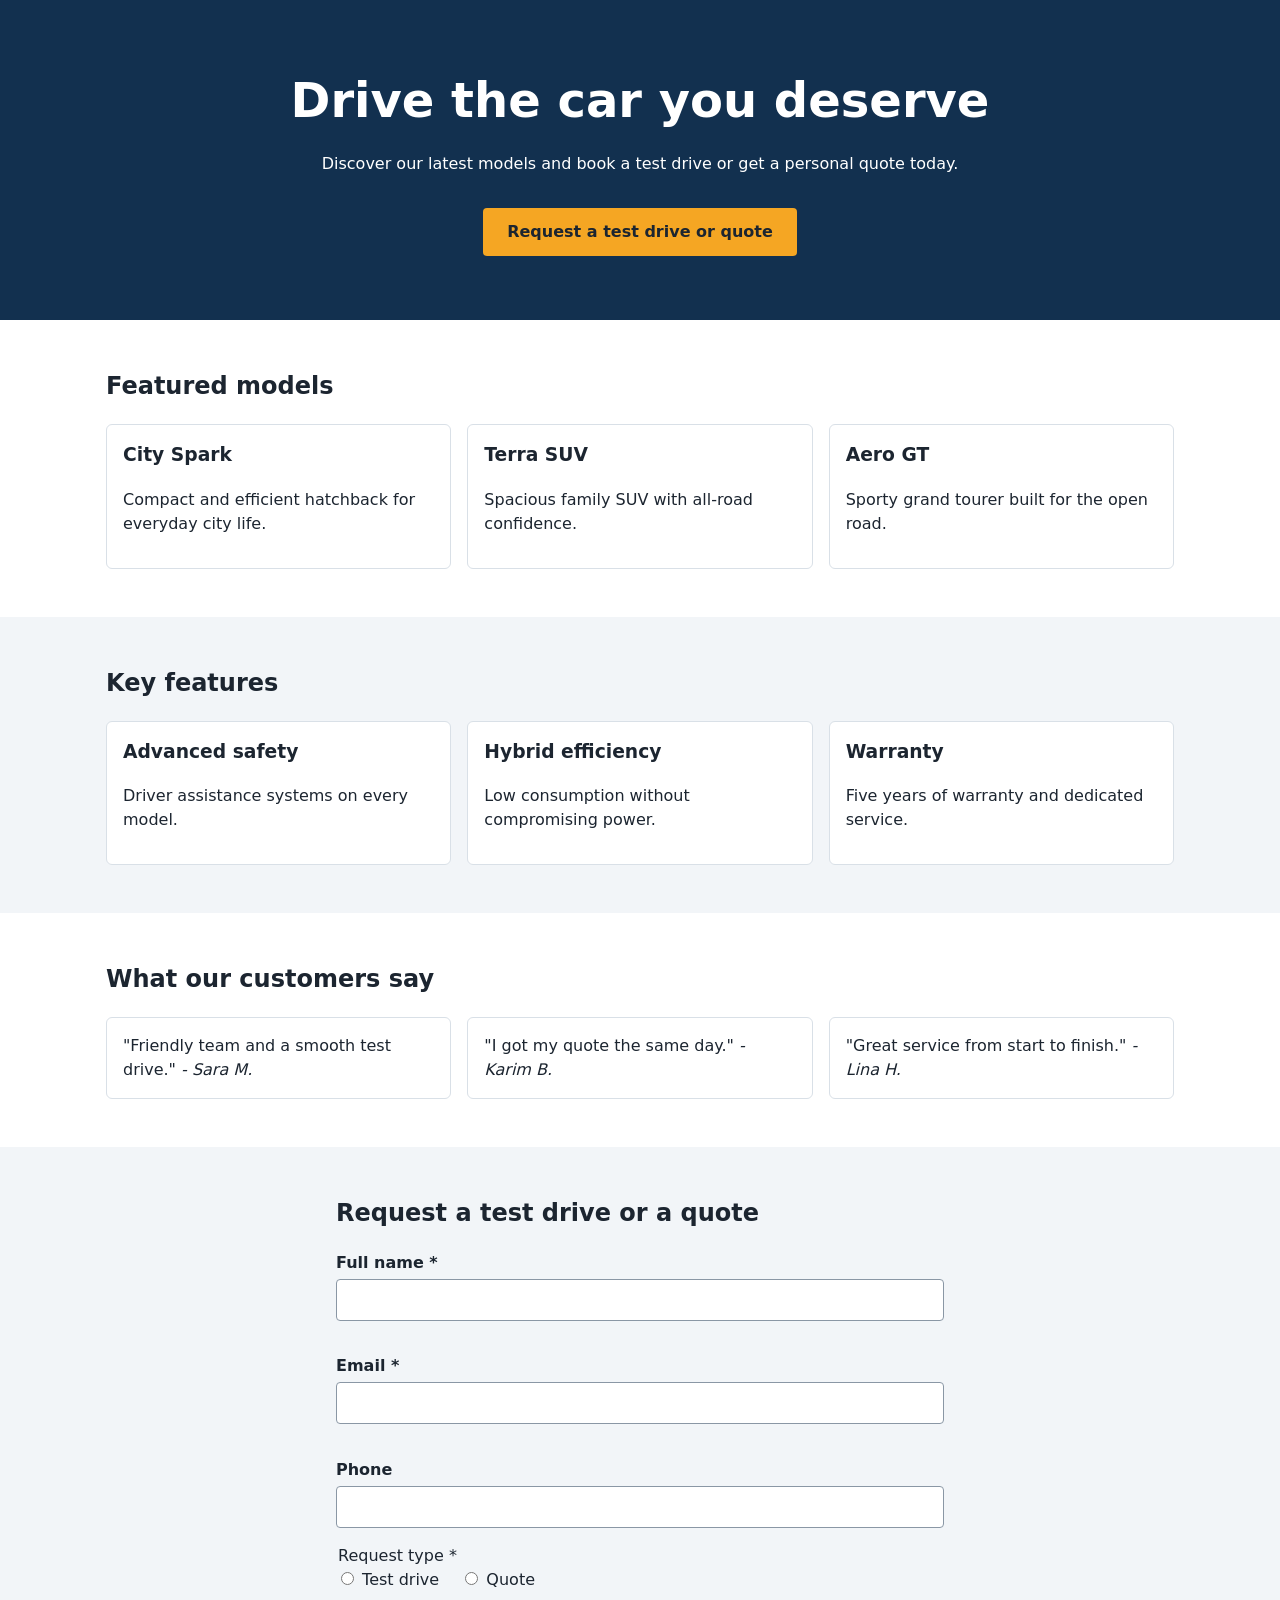
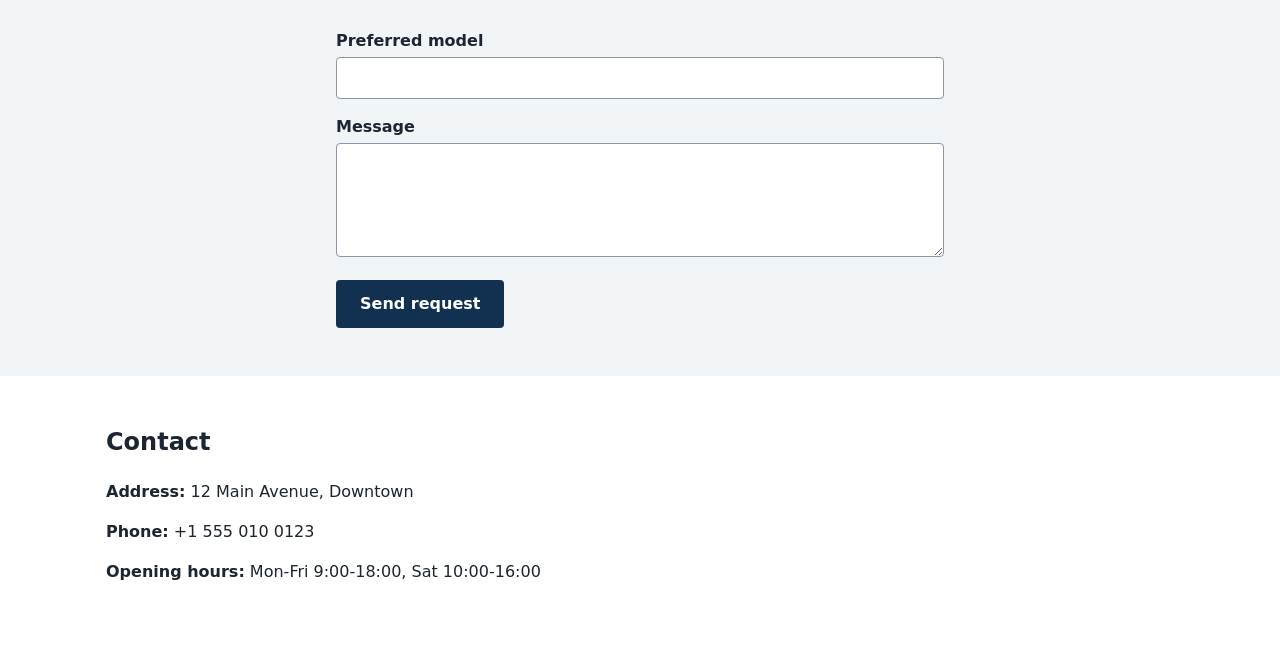
<file: src/main/resources/static/index.html>
<!DOCTYPE html>
<html lang="en">
<head>
<meta charset="UTF-8">
<meta name="viewport" content="width=device-width, initial-scale=1">
<title>Prime Motors - Test drive or request a quote</title>
<link rel="stylesheet" href="styles.css">
</head>
<body>
<header id="hero" class="hero">
  <div class="container">
    <h1>Drive the car you deserve</h1>
    <p>Discover our latest models and book a test drive or get a personal quote today.</p>
    <a class="cta" href="#lead-form">Request a test drive or quote</a>
  </div>
</header>

<main>
<section id="models" class="section">
  <div class="container">
    <h2>Featured models</h2>
    <div class="grid">
      <article class="card"><h3>City Spark</h3><p>Compact and efficient hatchback for everyday city life.</p></article>
      <article class="card"><h3>Terra SUV</h3><p>Spacious family SUV with all-road confidence.</p></article>
      <article class="card"><h3>Aero GT</h3><p>Sporty grand tourer built for the open road.</p></article>
    </div>
  </div>
</section>

<section id="features" class="section alt">
  <div class="container">
    <h2>Key features</h2>
    <div class="grid">
      <article class="card"><h3>Advanced safety</h3><p>Driver assistance systems on every model.</p></article>
      <article class="card"><h3>Hybrid efficiency</h3><p>Low consumption without compromising power.</p></article>
      <article class="card"><h3>Warranty</h3><p>Five years of warranty and dedicated service.</p></article>
    </div>
  </div>
</section>

<section id="testimonials" class="section">
  <div class="container">
    <h2>What our customers say</h2>
    <div class="grid">
      <blockquote class="card">"Friendly team and a smooth test drive." <cite>- Sara M.</cite></blockquote>
      <blockquote class="card">"I got my quote the same day." <cite>- Karim B.</cite></blockquote>
      <blockquote class="card">"Great service from start to finish." <cite>- Lina H.</cite></blockquote>
    </div>
  </div>
</section>

<section id="lead-form" class="section alt">
  <div class="container narrow">
    <h2>Request a test drive or a quote</h2>
    <form id="leadForm" novalidate>
      <div class="field">
        <label for="fullName">Full name *</label>
        <input type="text" id="fullName" name="fullName" autocomplete="name">
        <span class="error" id="fullName-error" role="alert"></span>
      </div>
      <div class="field">
        <label for="email">Email *</label>
        <input type="email" id="email" name="email" autocomplete="email">
        <span class="error" id="email-error" role="alert"></span>
      </div>
      <div class="field">
        <label for="phone">Phone</label>
        <input type="tel" id="phone" name="phone" autocomplete="tel">
      </div>
      <fieldset class="field">
        <legend>Request type *</legend>
        <label class="inline"><input type="radio" name="requestType" value="TEST_DRIVE"> Test drive</label>
        <label class="inline"><input type="radio" name="requestType" value="QUOTE"> Quote</label>
        <span class="error" id="requestType-error" role="alert"></span>
      </fieldset>
      <div class="field">
        <label for="preferredModel">Preferred model</label>
        <input type="text" id="preferredModel" name="preferredModel">
      </div>
      <div class="field">
        <label for="message">Message</label>
        <textarea id="message" name="message" rows="4"></textarea>
      </div>
      <button type="submit">Send request</button>
      <p class="confirmation" id="confirmation" role="status" hidden>Thank you! Your request has been received and we will contact you soon.</p>
    </form>
  </div>
</section>

<section id="contact" class="section">
  <div class="container">
    <h2>Contact</h2>
    <address>
      <p><strong>Address:</strong> 12 Main Avenue, Downtown</p>
      <p><strong>Phone:</strong> +1 555 010 0123</p>
      <p><strong>Opening hours:</strong> Mon-Fri 9:00-18:00, Sat 10:00-16:00</p>
    </address>
  </div>
</section>
</main>

<script>
(function () {
  var form = document.getElementById('leadForm');
  var confirmation = document.getElementById('confirmation');
  var EMAIL = /^[^\s@]+@[^\s@]+\.[^\s@]+$/;

  function setError(id, text) {
    document.getElementById(id + '-error').textContent = text;
  }

  form.addEventListener('submit', function (event) {
    event.preventDefault();
    var ok = true;
    confirmation.hidden = true;

    if (form.fullName.value.trim() === '') {
      setError('fullName', 'Please enter your full name.');
      ok = false;
    } else { setError('fullName', ''); }

    var email = form.email.value.trim();
    if (email === '') {
      setError('email', 'Please enter your email.');
      ok = false;
    } else if (!EMAIL.test(email)) {
      setError('email', 'Please enter a valid email address.');
      ok = false;
    } else { setError('email', ''); }

    if (!form.querySelector('input[name="requestType"]:checked')) {
      setError('requestType', 'Please choose test drive or quote.');
      ok = false;
    } else { setError('requestType', ''); }

    if (ok) { confirmation.hidden = false; }
  });
})();
</script>
</body>
</html>
</file>
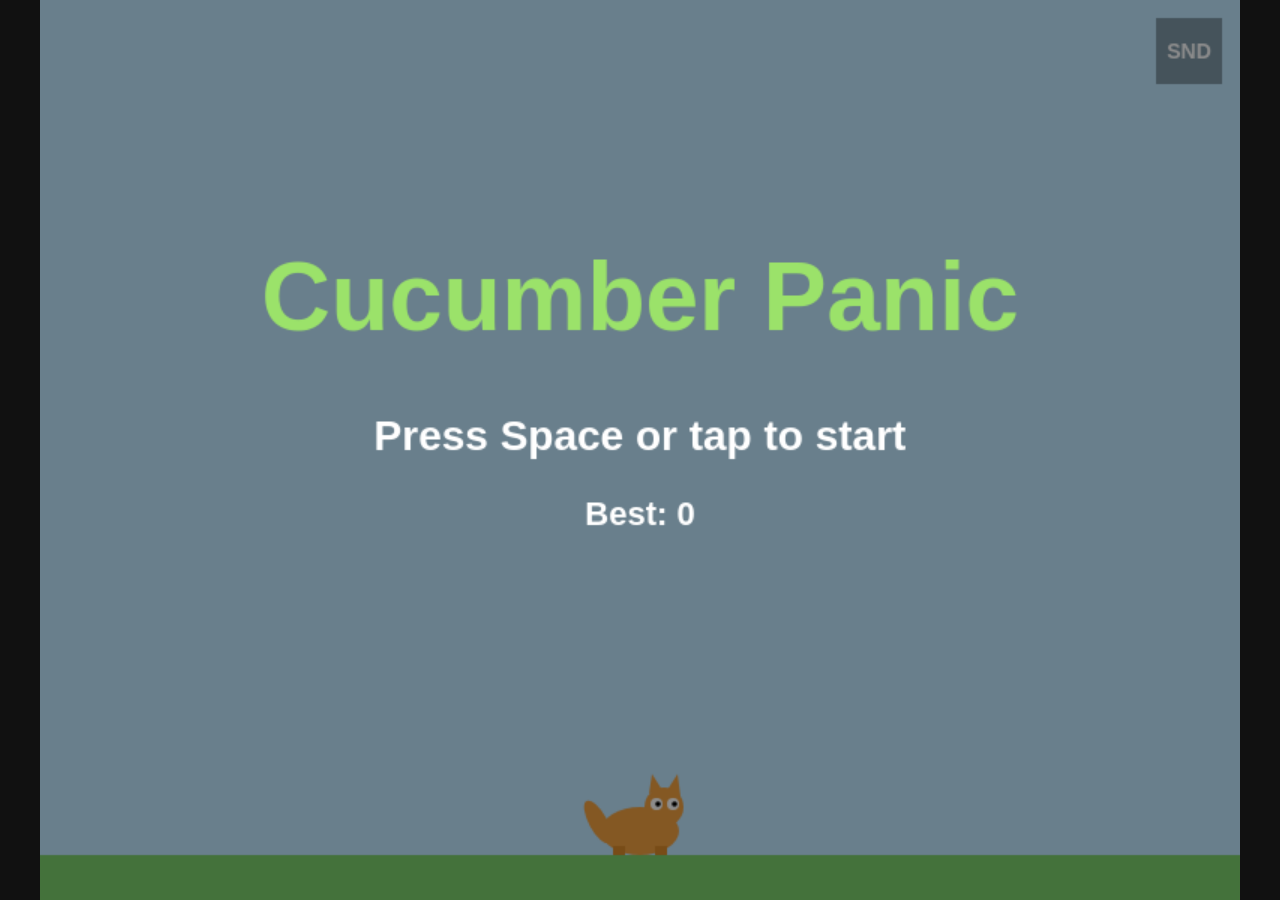
<file: src/main/resources/cucumber-panic.html>
<!DOCTYPE html>
<html lang="en">
<head>
<meta charset="utf-8">
<meta name="viewport" content="width=device-width, initial-scale=1, user-scalable=no">
<title>Cucumber Panic</title>
<style>
  html, body { margin: 0; padding: 0; width: 100%; height: 100%; overflow: hidden; background: #111; }
  body { display: flex; align-items: center; justify-content: center; }
  canvas { display: block; background: #bfe6ff; touch-action: none; user-select: none; -webkit-user-select: none; }
</style>
</head>
<body>
<canvas id="game" width="800" height="600"></canvas>
<script>
(function () {
  'use strict';

  // ---- constants -----------------------------------------------------------
  var W = 800, H = 600;             // fixed logical size of the play field
  var MAX_DT = 0.05;                // clamp for the frame delta, in seconds
  var CAT_SPEED = 400;              // px per second, constant
  var CAT_W = 60, CAT_H = 44;
  var CAT_Y = H - 30;               // baseline (feet) of the cat
  var START_LIVES = 3;
  var IMMUNITY = 1;                 // seconds of cucumber immunity after a hit
  var FISH_INTERVAL = 3;            // seconds of play time between fish
  var FISH_SPEED = 150;             // px per second, constant
  var FISH_POINTS = 10;
  var CUC_W = 18, CUC_H = 44;       // cucumber box (centred on x, y)
  var FISH_W = 34, FISH_H = 20;     // fish box (centred on x, y)
  var SPAWN_MARGIN = 30;
  var EPS = 1e-9;
  var rand = Math.random;           // replaceable through the test handle
  var BUBBLE_TIME = 2;              // seconds the speech bubble stays
  var STORAGE_KEY = 'cucumberPanicBest';
  var MUTE_BTN = { x: W - 56, y: 12, w: 44, h: 44 };
  var LINES = [
    'Not the cucumber!',
    'Eeek! Get it away!',
    'Is that a snake?!',
    'I am too pretty for this!',
    'Nope nope nope!',
    'Why is it always cucumbers?!',
    'Meowch! Rude!'
  ];


  // ---- state ---------------------------------------------------------------
  var canvas = document.getElementById('game');
  var ctx = canvas.getContext('2d');

  var state = {
    phase: 'start',                 // start | play | over
    score: 0,
    best: 0,
    muted: false,
    bubbleText: '',
    bubbleTimer: 0,                 // seconds of speech bubble left
    lives: START_LIVES,
    cucumbers: [],                  // {x, y}
    fish: [],                       // {x, y}
    immune: 0,                      // seconds of immunity left
    spawnAcc: 0,                    // cucumber spawn accumulator
    fishTimer: 0,                   // seconds since the last fish
    fishSpawned: 0,                 // fish spawned this game


    cat: { x: W / 2, y: CAT_Y, w: CAT_W, h: CAT_H, dir: 0, facing: 1 }
  };
  var keys = { left: false, right: false };
  var pointerDir = 0;               // -1 left half, +1 right half, 0 none
  var view = { scale: 1, cssW: W, cssH: H };
  var soundLog = [];                // names of sounds requested while unmuted (test aid)

  // ---- best score storage (falls back to memory when storage throws) ------------
  function loadBest() {
    try {
      var v = parseInt(window.localStorage.getItem(STORAGE_KEY), 10);
      return isNaN(v) ? 0 : v;
    } catch (e) { return state.best; }
  }
  function saveBest(v) {
    try { window.localStorage.setItem(STORAGE_KEY, String(v)); } catch (e) { /* session only */ }
  }
  state.best = loadBest();

  // ---- sound (Web Audio, created lazily on a user gesture) -----------------------
  var actx = null;
  function audioCtx() {
    if (actx) return actx;
    try {
      var AC = window.AudioContext || window.webkitAudioContext;
      if (AC) actx = new AC();
    } catch (e) { actx = null; }
    return actx;
  }
  function sweep(f0, f1, dur, type, vol) {
    var a = audioCtx();
    if (!a) return;
    try {
      var t = a.currentTime, o = a.createOscillator(), g = a.createGain();
      o.type = type;
      o.frequency.setValueAtTime(f0, t);
      o.frequency.exponentialRampToValueAtTime(f1, t + dur);
      g.gain.setValueAtTime(vol, t);
      g.gain.exponentialRampToValueAtTime(0.001, t + dur);
      o.connect(g); g.connect(a.destination);
      o.start(t); o.stop(t + dur);
    } catch (e) { /* audio unavailable */ }
  }
  function play(name) {
    if (state.muted) return;
    soundLog.push(name);
    if (name === 'shriek') sweep(900, 1800, 0.35, 'sawtooth', 0.25);
    else if (name === 'fish') sweep(600, 1200, 0.15, 'square', 0.15);
    else if (name === 'gameover') sweep(400, 80, 0.8, 'triangle', 0.25);
  }
  function toggleMute() { state.muted = !state.muted; }


  // ---- scaling -------------------------------------------------------------
  function resize() {
    var iw = window.innerWidth || W, ih = window.innerHeight || H;
    var scale = Math.min(iw / W, ih / H);
    view.scale = scale;
    view.cssW = Math.floor(W * scale);
    view.cssH = Math.floor(H * scale);
    canvas.style.width = view.cssW + 'px';
    canvas.style.height = view.cssH + 'px';
  }

  // client (pointer) coordinates -> logical 800x600 coordinates
  function toLogical(clientX, clientY) {
    var r = canvas.getBoundingClientRect();
    var rw = r.width || view.cssW, rh = r.height || view.cssH;
    return { x: (clientX - r.left) * W / rw, y: (clientY - r.top) * H / rh };
  }

  // ---- phase machine -------------------------------------------------------
  function startGame() {
    state.score = 0;
    state.lives = START_LIVES;
    state.cucumbers.length = 0;
    state.fish.length = 0;
    state.immune = 0;
    state.spawnAcc = 0;
    state.fishTimer = 0;
    state.fishSpawned = 0;
    state.bubbleTimer = 0;
    state.cat.x = W / 2;
    state.cat.dir = 0;
    state.phase = 'play';
  }

  function advancePhase() {
    if (state.phase === 'start' || state.phase === 'over') startGame();
  }

  function togglePause() {
    if (state.phase === 'play') { state.phase = 'paused'; state.cat.dir = 0; }
    else if (state.phase === 'paused') state.phase = 'play';
  }
  function autoPause() { if (state.phase === 'play') togglePause(); }

  // ---- update --------------------------------------------------------------
  function clampCat() {
    var half = state.cat.w / 2;
    if (state.cat.x < half) state.cat.x = half;
    if (state.cat.x > W - half) state.cat.x = W - half;
  }

  function currentDir() {
    var d = (keys.right ? 1 : 0) - (keys.left ? 1 : 0);
    return d !== 0 ? d : pointerDir;
  }

  // Pure difficulty: spawn rate (per second) and fall speed (px/s) from the score.
  function difficulty(score) {
    var level = Math.floor(score / 100);
    return {
      level: level,
      spawnRate: Math.min(5, 1 + level),
      fallSpeed: Math.min(500, 200 + 100 * level)
    };
  }

  function spawnX() { return SPAWN_MARGIN + rand() * (W - 2 * SPAWN_MARGIN); }

  function overlapsCat(o, w, h) {
    var c = state.cat;
    return Math.abs(o.x - c.x) < (w + c.w) / 2 && Math.abs(o.y - (c.y - c.h / 2)) < (h + c.h) / 2;
  }

  function gameOver() {
    state.phase = 'over';
    state.cat.dir = 0;
    if (state.score > state.best) { state.best = state.score; saveBest(state.best); }
    play('gameover');
  }

  // A life is lost: immunity, speech bubble, shriek; game over at 0 lives.
  function loseLife() {
    state.lives -= 1;
    state.immune = IMMUNITY;
    state.bubbleText = LINES[Math.floor(rand() * LINES.length) % LINES.length];
    state.bubbleTimer = BUBBLE_TIME;
    play('shriek');
    if (state.lives <= 0) { state.lives = 0; gameOver(); }
  }

  function step(dt) {
    if (state.phase !== 'play') return;
    var d = currentDir();
    state.cat.dir = d;
    if (d !== 0) state.cat.facing = d;
    state.cat.x += d * CAT_SPEED * dt;
    clampCat();

    var i, o, diff = difficulty(state.score);
    if (state.immune > 0) state.immune = Math.max(0, state.immune - dt);
    if (state.bubbleTimer > 0) state.bubbleTimer = Math.max(0, state.bubbleTimer - dt);


    // spawning
    state.spawnAcc += diff.spawnRate * dt;
    while (state.spawnAcc >= 1 - EPS) {
      state.spawnAcc -= 1;
      state.cucumbers.push({ x: spawnX(), y: -CUC_H });
    }
    state.fishTimer += dt;
    while (state.fishTimer >= FISH_INTERVAL - EPS) {
      state.fishTimer -= FISH_INTERVAL;
      state.fish.push({ x: spawnX(), y: -FISH_H });
      state.fishSpawned += 1;
    }

    // cucumbers: fall, collide, drop off the bottom
    var keepC = [];
    for (i = 0; i < state.cucumbers.length; i++) {
      o = state.cucumbers[i];
      o.y += diff.fallSpeed * dt;
      if (state.phase === 'play' && overlapsCat(o, CUC_W, CUC_H)) {
        if (state.immune <= 0) loseLife();
        continue;                   // a touching cucumber is always removed
      }
      if (o.y - CUC_H / 2 < H) keepC.push(o);
    }
    state.cucumbers = keepC;

    // fish: fall at constant speed, score on touch, vanish silently at the bottom
    var keepF = [];
    for (i = 0; i < state.fish.length; i++) {
      o = state.fish[i];
      o.y += FISH_SPEED * dt;
      if (state.phase === 'play' && overlapsCat(o, FISH_W, FISH_H)) {
        state.score += FISH_POINTS;
        play('fish');
        continue;
      }
      if (o.y - FISH_H / 2 < H) keepF.push(o);
    }
    state.fish = keepF;
  }

  // ---- drawing -------------------------------------------------------------
  function drawCat(c) {
    var x = c.x, y = c.y, f = c.facing;
    ctx.save();
    ctx.translate(x, y);
    ctx.fillStyle = '#f0a040';
    // tail
    ctx.beginPath(); ctx.ellipse(-f * 28, -22, 6, 16, -f * 0.5, 0, Math.PI * 2); ctx.fill();
    // body
    ctx.beginPath(); ctx.ellipse(0, -16, 26, 16, 0, 0, Math.PI * 2); ctx.fill();
    // head
    ctx.beginPath(); ctx.arc(f * 16, -32, 13, 0, Math.PI * 2); ctx.fill();
    // ears
    ctx.beginPath();
    ctx.moveTo(f * 6, -41); ctx.lineTo(f * 8, -54); ctx.lineTo(f * 15, -43);
    ctx.moveTo(f * 18, -43); ctx.lineTo(f * 25, -54); ctx.lineTo(f * 27, -39);
    ctx.fill();
    // eyes
    ctx.fillStyle = '#fff';
    ctx.beginPath(); ctx.arc(f * 11, -34, 4, 0, Math.PI * 2); ctx.arc(f * 22, -34, 4, 0, Math.PI * 2); ctx.fill();
    ctx.fillStyle = '#000';
    ctx.beginPath(); ctx.arc(f * 12, -34, 1.8, 0, Math.PI * 2); ctx.arc(f * 23, -34, 1.8, 0, Math.PI * 2); ctx.fill();
    // legs
    ctx.fillStyle = '#d98a2a';
    ctx.fillRect(-18, -6, 8, 6); ctx.fillRect(10, -6, 8, 6);
    ctx.restore();
  }

  function text(str, x, y, size, color) {
    ctx.fillStyle = color;
    ctx.font = 'bold ' + size + 'px sans-serif';
    ctx.textAlign = 'center';
    ctx.fillText(str, x, y);
  }

  function draw() {
    ctx.clearRect(0, 0, W, H);
    ctx.fillStyle = '#bfe6ff';
    ctx.fillRect(0, 0, W, H);
    ctx.fillStyle = '#7ccf6b';
    ctx.fillRect(0, H - 30, W, 30);

    var i, o;
    ctx.fillStyle = '#3f9a3a';
    for (i = 0; i < state.cucumbers.length; i++) {
      o = state.cucumbers[i];
      ctx.fillRect(o.x - CUC_W / 2, o.y - CUC_H / 2, CUC_W, CUC_H);
    }
    ctx.fillStyle = '#4aa3e0';
    for (i = 0; i < state.fish.length; i++) {
      o = state.fish[i];
      ctx.beginPath(); ctx.ellipse(o.x, o.y, FISH_W / 2 - 4, FISH_H / 2, 0, 0, Math.PI * 2); ctx.fill();
      ctx.beginPath(); ctx.moveTo(o.x + FISH_W / 2 - 6, o.y); ctx.lineTo(o.x + FISH_W / 2 + 2, o.y - 8);
      ctx.lineTo(o.x + FISH_W / 2 + 2, o.y + 8); ctx.fill();
    }

    if (state.immune > 0) ctx.globalAlpha = Math.floor(state.immune * 10) % 2 ? 0.4 : 1;
    drawCat(state.cat);
    ctx.globalAlpha = 1;

    // speech bubble
    if (state.bubbleTimer > 0 && state.phase !== 'start') {
      var bx = Math.min(W - 130, Math.max(130, state.cat.x)), by = state.cat.y - 80;
      ctx.fillStyle = '#fff';
      ctx.fillRect(bx - 120, by - 34, 240, 34);
      ctx.beginPath(); ctx.moveTo(bx - 8, by); ctx.lineTo(bx + 8, by); ctx.lineTo(bx, by + 12); ctx.fill();
      text(state.bubbleText, bx, by - 11, 18, '#222');
    }

    // mute button (drawn and hit-tested on the canvas)
    ctx.fillStyle = 'rgba(0,0,0,0.35)';
    ctx.fillRect(MUTE_BTN.x, MUTE_BTN.y, MUTE_BTN.w, MUTE_BTN.h);
    text(state.muted ? 'OFF' : 'SND', MUTE_BTN.x + MUTE_BTN.w / 2, MUTE_BTN.y + 27, 14, '#fff');

    if (state.phase === 'play' || state.phase === 'paused' || state.phase === 'over') {
      ctx.textAlign = 'left';
      ctx.fillStyle = '#222';
      ctx.font = 'bold 22px sans-serif';
      ctx.fillText('Score: ' + state.score, 16, 32);
      ctx.fillText('Lives: ' + state.lives, 16, 60);
    }
    if (state.phase === 'paused') {
      ctx.fillStyle = 'rgba(0,0,0,0.45)'; ctx.fillRect(0, 0, W, H);
      text('Paused', W / 2, 280, 56, '#fff');
      text('Press P or Esc to resume', W / 2, 330, 24, '#fff');
    }
    if (state.phase === 'start') {
      ctx.fillStyle = 'rgba(0,0,0,0.45)'; ctx.fillRect(0, 0, W, H);
      text('Cucumber Panic', W / 2, 220, 64, '#9be26a');
      text('Press Space or tap to start', W / 2, 300, 28, '#fff');
      text('Best: ' + state.best, W / 2, 350, 22, '#fff');
    } else if (state.phase === 'over') {
      ctx.fillStyle = 'rgba(0,0,0,0.55)'; ctx.fillRect(0, 0, W, H);
      text('Game Over', W / 2, 200, 60, '#ff7a7a');
      text('Score: ' + state.score, W / 2, 270, 30, '#fff');
      text('Best: ' + state.best, W / 2, 315, 30, '#fff');
      text('Press Space or tap to restart', W / 2, 380, 26, '#fff');
    }
  }

  // ---- input ---------------------------------------------------------------
  function keyName(e) {
    var k = e.key || '';
    return k.length === 1 ? k.toLowerCase() : k;
  }

  window.addEventListener('keydown', function (e) {
    var k = keyName(e);
    if (k === 'ArrowLeft' || k === 'a') keys.left = true;
    else if (k === 'ArrowRight' || k === 'd') keys.right = true;
    else if (k === ' ' || k === 'Spacebar') advancePhase();
    else if (k === 'p' || k === 'Escape') { if (!e.repeat) togglePause(); }
    else if (k === 'm') { if (!e.repeat) toggleMute(); }
    else return;
    if (e.preventDefault) e.preventDefault();
  });
  window.addEventListener('keyup', function (e) {
    var k = keyName(e);
    if (k === 'ArrowLeft' || k === 'a') keys.left = false;
    else if (k === 'ArrowRight' || k === 'd') keys.right = false;
  });

  function pointerFrom(e) {
    pointerDir = toLogical(e.clientX, e.clientY).x < W / 2 ? -1 : 1;
  }
  canvas.addEventListener('pointerdown', function (e) {
    audioCtx();                       // first user gesture: create the audio context lazily
    var p = toLogical(e.clientX, e.clientY);
    if (p.x >= MUTE_BTN.x && p.x <= MUTE_BTN.x + MUTE_BTN.w && p.y >= MUTE_BTN.y && p.y <= MUTE_BTN.y + MUTE_BTN.h) {
      toggleMute();
      return;
    }
    if (state.phase === 'paused') return;
    if (state.phase !== 'play') { advancePhase(); pointerDir = 0; return; }
    pointerFrom(e);
  });
  canvas.addEventListener('pointermove', function (e) {
    if (pointerDir !== 0) pointerFrom(e);   // dragging across the halves switches direction
  });
  function pointerEnd() { pointerDir = 0; }
  canvas.addEventListener('pointerup', pointerEnd);
  canvas.addEventListener('pointercancel', pointerEnd);
  canvas.addEventListener('pointerleave', pointerEnd);
  window.addEventListener('resize', resize);
  window.addEventListener('blur', autoPause);
  if (typeof document.addEventListener === 'function') {
    document.addEventListener('visibilitychange', function () { if (document.hidden) autoPause(); });
  }

  // ---- loop ----------------------------------------------------------------
  var last = null;
  function frame(now) {
    if (last === null) last = now;
    var dt = Math.min(MAX_DT, Math.max(0, (now - last) / 1000));
    last = now;
    step(dt);
    draw();
    window.requestAnimationFrame(frame);
  }

  // ---- test handle ---------------------------------------------------------
  window.__game = {
    W: W, H: H,
    state: state,
    keys: keys,
    view: view,
    step: step,
    difficulty: difficulty,
    setRandom: function (fn) { rand = fn || Math.random; },
    LINES: LINES,
    BUBBLE_TIME: BUBBLE_TIME,
    soundLog: soundLog,
    togglePause: togglePause,
    toggleMute: toggleMute,
    loadBest: loadBest,
    loseLife: loseLife,
    draw: draw,
    resize: resize,
    start: startGame,
    toLogical: toLogical
  };

  resize();
  window.requestAnimationFrame(frame);
})();
</script>
</body>
</html>
</file>
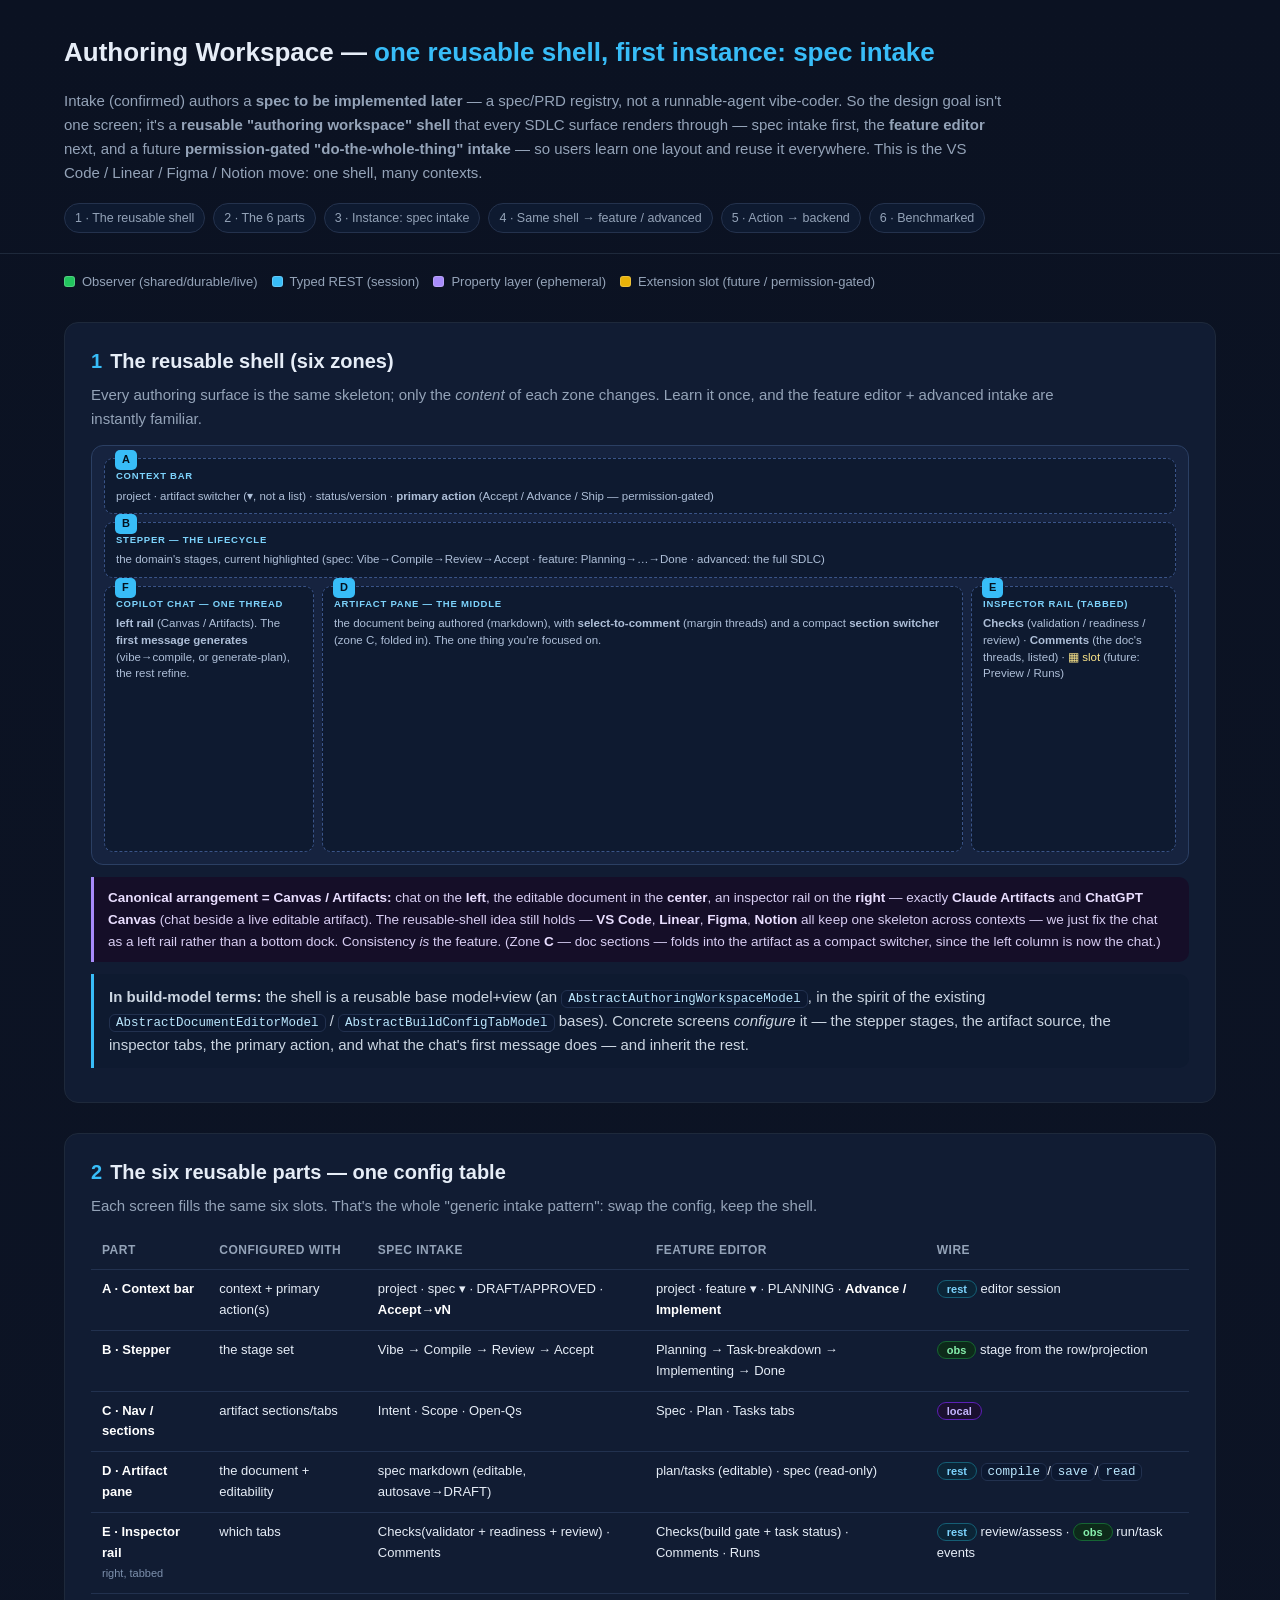
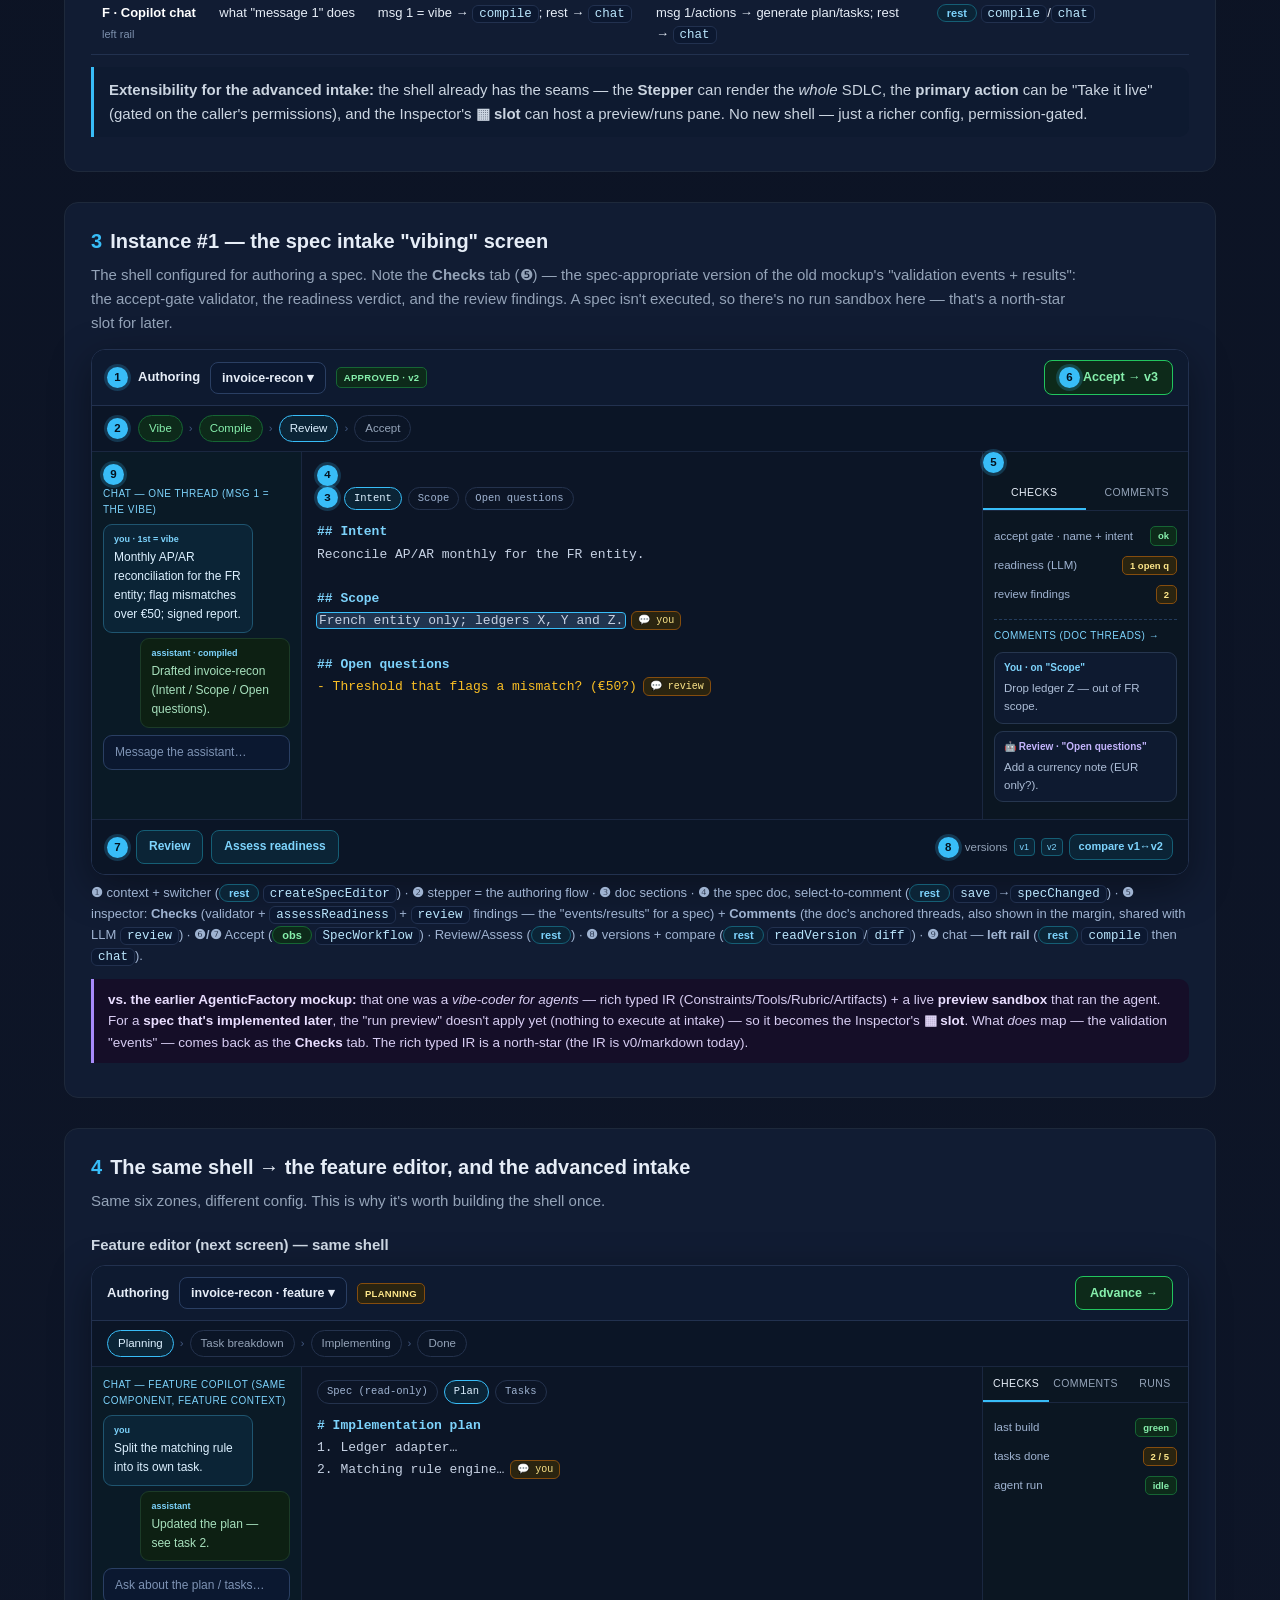
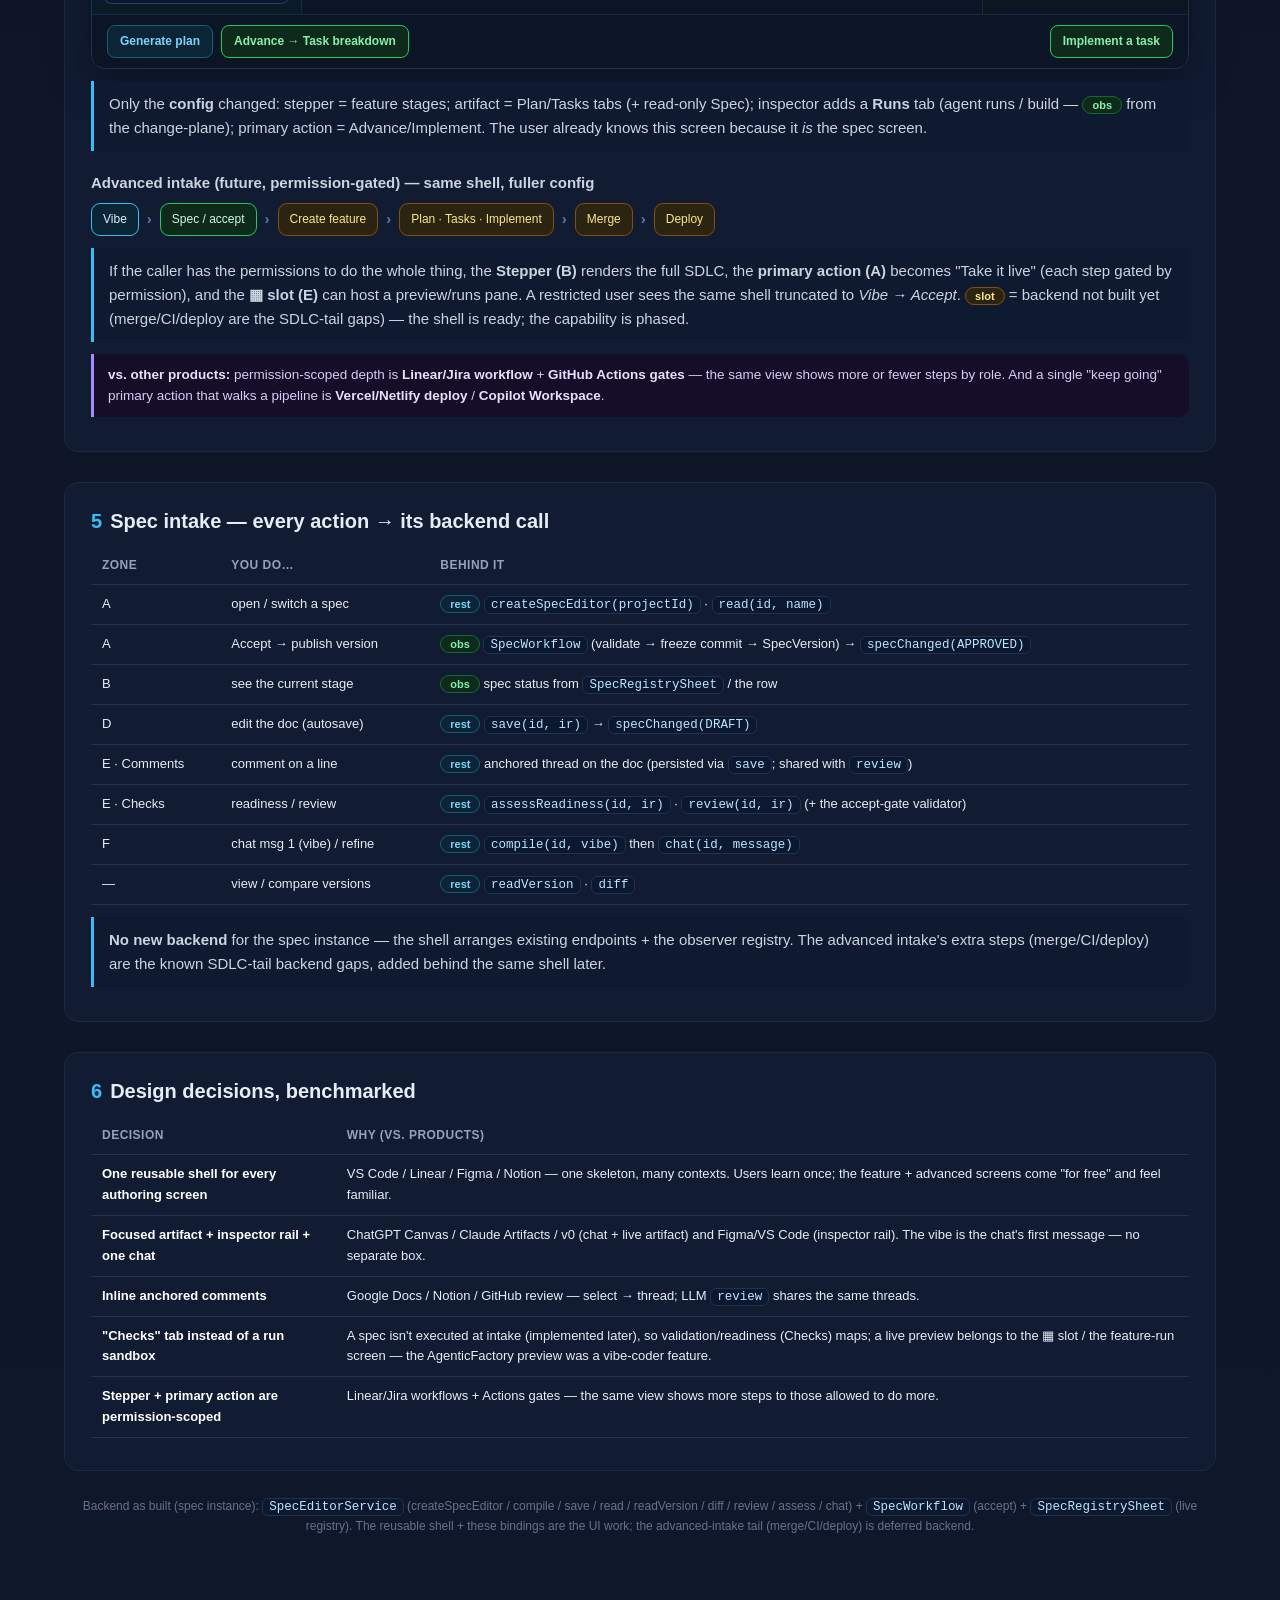
<file: cx/specs/newspec/attachments/documents/intake-screen-walkthrough 1.html>
<!DOCTYPE html>
<html lang="en">
<head>
<meta charset="utf-8"/>
<meta name="viewport" content="width=device-width, initial-scale=1"/>
<title>Authoring Workspace — reusable shell + spec intake</title>
<style>
  :root{--bg:#0f172a;--panel:#111c33;--card:#16233f;--ink:#e6edf7;--muted:#94a3b8;--accent:#38bdf8;
    --obs:#22c55e;--rest:#38bdf8;--prop:#a78bfa;--warn:#eab308;}
  *{box-sizing:border-box}
  body{margin:0;background:linear-gradient(180deg,#0b1222,#0f172a);color:var(--ink);
    font:15px/1.6 -apple-system,BlinkMacSystemFont,"Segoe UI",Roboto,Helvetica,Arial,sans-serif}
  header{padding:32px 40px 16px;border-bottom:1px solid #1e293b}
  h1{margin:0 0 6px;font-size:26px}h1 span{color:var(--accent)}
  .sub{color:var(--muted);max-width:940px}
  .wrap{max-width:1200px;margin:0 auto;padding:0 24px 80px}
  nav.toc{display:flex;flex-wrap:wrap;gap:8px;margin:18px 0 4px}
  nav.toc a{font-size:12.5px;color:var(--muted);text-decoration:none;border:1px solid #24324d;padding:4px 10px;border-radius:999px;background:#0e1a30}
  nav.toc a:hover{color:var(--ink);border-color:var(--accent)}
  section{margin:30px 0 0;background:var(--panel);border:1px solid #1e293b;border-radius:14px;padding:22px 26px}
  h2{margin:0 0 6px;font-size:20px}h2 .n{color:var(--accent);margin-right:8px}
  h3.mh{margin:20px 0 8px;font-size:15px;color:#cbd5e1}
  .lead{color:var(--muted);margin:2px 0 14px;max-width:990px}
  code{background:#0c1830;border:1px solid #22314f;padding:1px 6px;border-radius:6px;color:#bae6fd;font-size:12.5px}
  .callout{border-left:3px solid var(--accent);background:#0e1a30;padding:11px 15px;border-radius:0 10px 10px 0;color:#cbd5e1;margin:12px 0}
  .vs{border-left:3px solid #a78bfa;background:#150e28;padding:10px 14px;border-radius:0 10px 10px 0;color:#d7cdf2;margin:12px 0;font-size:13.5px}
  .vs b{color:#e9deff}
  .chip{font-size:11px;font-weight:700;padding:2px 9px;border-radius:999px;border:1px solid;white-space:nowrap}
  .c-obs{color:#86efac;border-color:#166534;background:#0d2a1a}
  .c-rest{color:#7dd3fc;border-color:#155e75;background:#0b2436}
  .c-prop{color:#c4b5fd;border-color:#5b21b6;background:#1a1030}
  .c-slot{color:#fde68a;border-color:#854d0e;background:#2a2410}
  .legend{display:flex;flex-wrap:wrap;gap:14px;margin:4px 0 14px;font-size:13px}
  .legend span{display:inline-flex;align-items:center;gap:7px;color:var(--muted)}
  .dot{width:11px;height:11px;border-radius:3px;display:inline-block;border:1px solid rgba(255,255,255,.2)}
  .d-obs{background:var(--obs)}.d-rest{background:var(--rest)}.d-prop{background:var(--prop)}.d-slot{background:var(--warn)}
  /* generic shell diagram */
  .shell{display:grid;grid-template-columns:150px 1fr 210px;grid-template-rows:auto auto 1fr auto;gap:8px;
    background:var(--card);border:1px solid #2b3f63;border-radius:12px;padding:12px;min-height:420px}
  .z{border:1px dashed #3a5488;border-radius:9px;padding:9px 11px;background:#0e1a30;position:relative}
  .z .zt{font-size:9.5px;text-transform:uppercase;letter-spacing:.08em;color:#7dd3fc;font-weight:700;margin-bottom:4px}
  .z .zd{font-size:11.5px;color:#aebfd8;line-height:1.45}
  .z .zk{position:absolute;top:-9px;left:10px;background:#38bdf8;color:#04121f;font-weight:800;font-size:11px;border-radius:5px;padding:1px 7px}
  .zA{grid-column:1/4}.zB{grid-column:1/4}
  .zNav{grid-row:3/4}.zArt{}.zInsp{grid-row:3/5}
  .zChat{grid-column:2/3}
  /* app mockups */
  .app{background:#0c1526;border:1px solid #22314f;border-radius:14px;overflow:hidden;box-shadow:0 12px 40px rgba(0,0,0,.4);margin:8px 0}
  .ctx{display:flex;align-items:center;gap:10px;padding:10px 15px;background:#0e1a30;border-bottom:1px solid #22314f;flex-wrap:wrap}
  .brand{font-weight:800;font-size:13px}
  .switch{background:#0b1830;border:1px solid #2a3f63;border-radius:8px;padding:5px 11px;font-size:12.5px;font-weight:600;color:#e6edf7}
  .stt{font-size:9.5px;font-weight:800;padding:2px 7px;border-radius:5px;letter-spacing:.03em}
  .stt.d{color:#fde68a;background:#2a2410;border:1px solid #854d0e}
  .stt.a{color:#86efac;background:#0d2a1a;border:1px solid #166534}
  .primary{margin-left:auto;background:#0d2a1a;border:1px solid #22c55e;color:#86efac;border-radius:8px;padding:6px 14px;font-size:12.5px;font-weight:700}
  /* stepper */
  .stepper{display:flex;align-items:center;gap:6px;padding:9px 15px;background:#0b1526;border-bottom:1px solid #1a2740;font-size:11.5px;flex-wrap:wrap}
  .stp{padding:3px 10px;border-radius:999px;border:1px solid #24324d;color:var(--muted)}
  .stp.on{color:#dcf0ff;background:#0b2436;border-color:#38bdf8}
  .stp.done{color:#86efac;border-color:#166534;background:#0d2a1a}
  .stp .a{color:#40567e;margin:0 2px}
  .stepper .a{color:#40567e}
  /* body: nav | artifact | inspector */
  .body3{display:grid;grid-template-columns:140px 1fr 210px}
  .nav{border-right:1px solid #1a2740;padding:10px 8px;background:#0a1712;font-size:12px}
  .nav .ni{padding:6px 9px;border-radius:7px;color:#9fb3d1;margin:3px 0}
  .nav .ni.on{background:#10251a;border:1px solid #1c3b28;color:#cde dd}
  .art{padding:13px 15px;font:13px/1.7 "SF Mono",Consolas,monospace;color:#c7d2e4;border-right:1px solid #1a2740}
  .art .h{color:#7dd3fc;font-weight:700}
  .art .sel{background:#20344f;outline:1px solid #38bdf8;border-radius:3px;padding:0 2px}
  .art .q{color:#fbbf24}
  .insp{background:#0b1622}
  .itabs{display:flex;border-bottom:1px solid #1a2740}
  .itab{flex:1;text-align:center;font-size:10.5px;text-transform:uppercase;letter-spacing:.04em;color:var(--muted);padding:8px 4px;border-bottom:2px solid transparent}
  .itab.on{color:#e6edf7;border-bottom-color:#38bdf8}
  .ibody{padding:10px 11px}
  .cmt{background:#0e1a30;border:1px solid #26364f;border-radius:9px;padding:7px 9px;font-size:11.5px;margin:7px 0}
  .cmt .who{font-size:10px;font-weight:700;margin-bottom:3px}
  .cmt.you .who{color:#7dd3fc}.cmt.llm .who{color:#c4b5fd}
  .cmt .bd{color:#aebfd8}
  .chk{display:flex;align-items:center;justify-content:space-between;font-size:11.5px;padding:5px 0;color:#9fb3d1}
  .badge{font-size:9.5px;font-weight:700;padding:1px 7px;border-radius:5px}
  .badge.pass{color:#86efac;background:#0d2a1a;border:1px solid #166534}
  .badge.warn{color:#fde68a;background:#2a2410;border:1px solid #854d0e}
  .actions{display:flex;align-items:center;gap:8px;padding:10px 15px;background:#0b1526;border-top:1px solid #1a2740;flex-wrap:wrap}
  .abtn{border-radius:8px;padding:6px 12px;font-size:12px;font-weight:600;border:1px solid}
  .abtn.rest{color:#7dd3fc;border-color:#155e75;background:#0b2436}
  .abtn.obs{color:#86efac;border-color:#22c55e;background:#0d2a1a}
  .vstrip{margin-left:auto;display:flex;align-items:center;gap:6px;font-size:11.5px;color:var(--muted)}
  .vchip{font-size:9px;padding:1px 5px;border-radius:4px;background:#0b2436;border:1px solid #155e75;color:#7dd3fc}
  .chatbar{padding:11px 15px;background:#0a1a26;border-top:1px solid #1a2740}
  .chatlbl{font-size:10px;color:#7dd3fc;text-transform:uppercase;letter-spacing:.05em;margin-bottom:6px}
  .msg{border-radius:9px;padding:7px 10px;font-size:12px;margin:5px 0;max-width:80%}
  .msg.u{background:#0b2436;border:1px solid #1f5570;color:#dcf0ff}
  .msg.b{background:#0d2013;border:1px solid #1c3b28;color:#a7e0bd;margin-left:auto}
  .msg .tag{font-size:9px;font-weight:700;color:#7dd3fc;display:block;margin-bottom:2px}
  .cinput{margin-top:7px;background:#0b1830;border:1px solid #2a3f63;border-radius:9px;padding:7px 11px;font-size:12px;color:#7e93b4}
  /* canvas layout: chat (left) | artifact | inspector */
  .body3.canvas{grid-template-columns:210px 1fr 205px}
  .chatcol{border-right:1px solid #1a2740;background:#0a1a26;padding:10px 11px}
  .docsec{display:flex;gap:6px;margin-bottom:11px;flex-wrap:wrap;align-items:center}
  .docsec .s{font-size:10.5px;padding:2px 9px;border-radius:999px;border:1px solid #24324d;color:#9fb3d1}
  .docsec .s.on{color:#dcf0ff;background:#0b2436;border-color:#38bdf8}
  .mc{display:inline-block;font-size:10px;color:#fde68a;background:#2a2410;border:1px solid #854d0e;border-radius:6px;padding:0 6px;margin-left:6px;vertical-align:middle}
  /* pins + tables */
  .pin{display:inline-grid;place-items:center;width:21px;height:21px;border-radius:50%;background:#38bdf8;color:#04121f;font-weight:800;font-size:11.5px;box-shadow:0 0 0 3px rgba(56,189,248,.2);vertical-align:middle}
  table{width:100%;border-collapse:collapse;margin:10px 0;font-size:13px}
  th,td{text-align:left;padding:9px 11px;border-bottom:1px solid #22314f;vertical-align:top}
  th{color:var(--muted);font-size:12px;text-transform:uppercase;letter-spacing:.04em}
  td b{color:#fff}
  .flow{display:flex;flex-wrap:wrap;align-items:center;gap:8px;margin:8px 0}
  .step{background:#0d2a1a;border:1px solid #22c55e;color:#d1fae5;border-radius:9px;padding:6px 11px;font-size:12px}
  .step.rest{background:#0b2436;border-color:#38bdf8;color:#dcf0ff}
  .step.slot{background:#2a2410;border-color:#854d0e;color:#fde68a}
  .arr{color:#5b7bb0;font-weight:700}
  .foot{color:#64748b;font-size:12px;margin-top:26px;text-align:center}
  b.hl{color:#fff}
</style>
</head>
<body>
<header>
  <div class="wrap" style="padding-bottom:0">
    <h1>Authoring Workspace — <span>one reusable shell, first instance: spec intake</span></h1>
    <p class="sub">Intake (confirmed) authors a <b>spec to be implemented later</b> — a spec/PRD registry, not a runnable-agent vibe-coder. So the design goal isn't one screen; it's a <b>reusable "authoring workspace" shell</b> that every SDLC surface renders through — spec intake first, the <b>feature editor</b> next, and a future <b>permission-gated "do-the-whole-thing" intake</b> — so users learn one layout and reuse it everywhere. This is the VS Code / Linear / Figma / Notion move: one shell, many contexts.</p>
    <nav class="toc">
      <a href="#shell">1 · The reusable shell</a>
      <a href="#parts">2 · The 6 parts</a>
      <a href="#spec">3 · Instance: spec intake</a>
      <a href="#reuse">4 · Same shell → feature / advanced</a>
      <a href="#map">5 · Action → backend</a>
      <a href="#why">6 · Benchmarked</a>
    </nav>
  </div>
</header>

<div class="wrap">
  <div class="legend" style="margin-top:18px">
    <span><i class="dot d-obs"></i> Observer (shared/durable/live)</span>
    <span><i class="dot d-rest"></i> Typed REST (session)</span>
    <span><i class="dot d-prop"></i> Property layer (ephemeral)</span>
    <span><i class="dot d-slot"></i> Extension slot (future / permission-gated)</span>
  </div>

  <!-- 1 · SHELL -->
  <section id="shell">
    <h2><span class="n">1</span>The reusable shell (six zones)</h2>
    <p class="lead">Every authoring surface is the same skeleton; only the <i>content</i> of each zone changes. Learn it once, and the feature editor + advanced intake are instantly familiar.</p>
    <div class="shell" style="grid-template-columns:210px 1fr 205px;grid-template-rows:auto auto 1fr">
      <div class="z zA" style="grid-column:1/4;grid-row:1"><span class="zk">A</span><div class="zt">Context bar</div><div class="zd">project · artifact switcher (▾, not a list) · status/version · <b>primary action</b> (Accept / Advance / Ship — permission-gated)</div></div>
      <div class="z zB" style="grid-column:1/4;grid-row:2"><span class="zk">B</span><div class="zt">Stepper — the lifecycle</div><div class="zd">the domain's stages, current highlighted (spec: Vibe→Compile→Review→Accept · feature: Planning→…→Done · advanced: the full SDLC)</div></div>
      <div class="z" style="grid-column:1;grid-row:3"><span class="zk">F</span><div class="zt">Copilot chat — one thread</div><div class="zd"><b>left rail</b> (Canvas / Artifacts). The <b>first message generates</b> (vibe→compile, or generate-plan), the rest refine.</div></div>
      <div class="z" style="grid-column:2;grid-row:3"><span class="zk">D</span><div class="zt">Artifact pane — the middle</div><div class="zd">the document being authored (markdown), with <b>select-to-comment</b> (margin threads) and a compact <b>section switcher</b> (zone&nbsp;C, folded in). The one thing you're focused on.</div></div>
      <div class="z" style="grid-column:3;grid-row:3"><span class="zk">E</span><div class="zt">Inspector rail (tabbed)</div><div class="zd"><b>Checks</b> (validation / readiness / review) · <b>Comments</b> (the doc's threads, listed) · <span style="color:#fde68a">▦ slot</span> (future: Preview / Runs)</div></div>
    </div>
    <div class="vs"><b>Canonical arrangement = Canvas / Artifacts:</b> chat on the <b>left</b>, the editable document in the <b>center</b>, an inspector rail on the <b>right</b> — exactly <b>Claude Artifacts</b> and <b>ChatGPT Canvas</b> (chat beside a live editable artifact). The reusable-shell idea still holds — <b>VS Code</b>, <b>Linear</b>, <b>Figma</b>, <b>Notion</b> all keep one skeleton across contexts — we just fix the chat as a left rail rather than a bottom dock. Consistency <i>is</i> the feature. (Zone <b>C</b> — doc sections — folds into the artifact as a compact switcher, since the left column is now the chat.)</div>
    <div class="callout"><b>In build-model terms:</b> the shell is a reusable base model+view (an <code>AbstractAuthoringWorkspaceModel</code>, in the spirit of the existing <code>AbstractDocumentEditorModel</code> / <code>AbstractBuildConfigTabModel</code> bases). Concrete screens <i>configure</i> it — the stepper stages, the artifact source, the inspector tabs, the primary action, and what the chat's first message does — and inherit the rest.</div>
  </section>

  <!-- 2 · PARTS -->
  <section id="parts">
    <h2><span class="n">2</span>The six reusable parts — one config table</h2>
    <p class="lead">Each screen fills the same six slots. That's the whole "generic intake pattern": swap the config, keep the shell.</p>
    <table>
      <tr><th>Part</th><th>Configured with</th><th>Spec intake</th><th>Feature editor</th><th>Wire</th></tr>
      <tr><td><b>A · Context bar</b></td><td>context + primary action(s)</td><td>project · spec ▾ · DRAFT/APPROVED · <b>Accept→vN</b></td><td>project · feature ▾ · PLANNING · <b>Advance / Implement</b></td><td><span class="chip c-rest">rest</span> editor session</td></tr>
      <tr><td><b>B · Stepper</b></td><td>the stage set</td><td>Vibe → Compile → Review → Accept</td><td>Planning → Task-breakdown → Implementing → Done</td><td><span class="chip c-obs">obs</span> stage from the row/projection</td></tr>
      <tr><td><b>C · Nav / sections</b></td><td>artifact sections/tabs</td><td>Intent · Scope · Open-Qs</td><td>Spec · Plan · Tasks tabs</td><td><span class="chip c-prop">local</span></td></tr>
      <tr><td><b>D · Artifact pane</b></td><td>the document + editability</td><td>spec markdown (editable, autosave→DRAFT)</td><td>plan/tasks (editable) · spec (read-only)</td><td><span class="chip c-rest">rest</span> <code>compile</code>/<code>save</code>/<code>read</code></td></tr>
      <tr><td><b>E · Inspector rail</b><br/><span style="font-size:11px;color:#7d90ad">right, tabbed</span></td><td>which tabs</td><td>Checks(validator + readiness + review) · Comments</td><td>Checks(build gate + task status) · Comments · Runs</td><td><span class="chip c-rest">rest</span> review/assess · <span class="chip c-obs">obs</span> run/task events</td></tr>
      <tr><td><b>F · Copilot chat</b><br/><span style="font-size:11px;color:#7d90ad">left rail</span></td><td>what "message 1" does</td><td>msg 1 = vibe → <code>compile</code>; rest → <code>chat</code></td><td>msg 1/actions → generate plan/tasks; rest → <code>chat</code></td><td><span class="chip c-rest">rest</span> <code>compile</code>/<code>chat</code></td></tr>
    </table>
    <div class="callout"><b>Extensibility for the advanced intake:</b> the shell already has the seams — the <b>Stepper</b> can render the <i>whole</i> SDLC, the <b>primary action</b> can be "Take it live" (gated on the caller's permissions), and the Inspector's <b>▦ slot</b> can host a preview/runs pane. No new shell — just a richer config, permission-gated.</div>
  </section>

  <!-- 3 · SPEC INTAKE -->
  <section id="spec">
    <h2><span class="n">3</span>Instance #1 — the spec intake "vibing" screen</h2>
    <p class="lead">The shell configured for authoring a spec. Note the <b>Checks</b> tab (❺) — the spec-appropriate version of the old mockup's "validation events + results": the accept-gate validator, the readiness verdict, and the review findings. A spec isn't executed, so there's no run sandbox here — that's a north-star slot for later.</p>
    <div class="app">
      <div class="ctx"><span class="pin">1</span><span class="brand">Authoring</span>
        <span class="switch">invoice-recon ▾</span><span class="stt a">APPROVED · v2</span>
        <span class="primary"><span class="pin">6</span> Accept → v3</span></div>
      <div class="stepper"><span class="pin" style="margin-right:4px">2</span>
        <span class="stp done">Vibe</span><span class="a">›</span>
        <span class="stp done">Compile</span><span class="a">›</span>
        <span class="stp on">Review</span><span class="a">›</span>
        <span class="stp">Accept</span></div>
      <div class="body3 canvas">
        <div class="chatcol"><span class="pin">9</span>
          <div class="chatlbl">chat — one thread (msg 1 = the vibe)</div>
          <div class="msg u"><span class="tag">you · 1st = vibe</span>Monthly AP/AR reconciliation for the FR entity; flag mismatches over €50; signed report.</div>
          <div class="msg b"><span class="tag">assistant · compiled</span>Drafted invoice-recon (Intent / Scope / Open questions).</div>
          <div class="cinput">Message the assistant…</div></div>
        <div class="art"><span class="pin">4</span>
          <div class="docsec"><span class="pin" style="position:relative;top:-1px">3</span><span class="s on">Intent</span><span class="s">Scope</span><span class="s">Open questions</span></div>
          <span class="h">## Intent</span><br/>Reconcile AP/AR monthly for the FR entity.<br/><br/>
          <span class="h">## Scope</span><br/><span class="sel">French entity only; ledgers X, Y and Z.</span><span class="mc">💬 you</span><br/><br/>
          <span class="h">## Open questions</span><br/><span class="q">- Threshold that flags a mismatch? (€50?)</span><span class="mc">💬 review</span></div>
        <div class="insp"><span class="pin" style="position:relative;top:-2px">5</span>
          <div class="itabs"><span class="itab on">Checks</span><span class="itab">Comments</span></div>
          <div class="ibody">
            <div class="chk">accept gate · name + intent <span class="badge pass">ok</span></div>
            <div class="chk">readiness (LLM) <span class="badge warn">1 open q</span></div>
            <div class="chk">review findings <span class="badge warn">2</span></div>
            <div style="border-top:1px dashed #223b5c;margin:10px 0 8px;padding-top:8px" class="chatlbl">Comments (doc threads) →</div>
            <div class="cmt you"><div class="who">You · on "Scope"</div><div class="bd">Drop ledger Z — out of FR scope.</div></div>
            <div class="cmt llm"><div class="who">🤖 Review · "Open questions"</div><div class="bd">Add a currency note (EUR only?).</div></div>
          </div>
        </div>
      </div>
      <div class="actions"><span class="pin">7</span>
        <span class="abtn rest">Review</span><span class="abtn rest">Assess readiness</span>
        <span class="vstrip"><span class="pin">8</span> versions <span class="vchip">v1</span><span class="vchip">v2</span>
          <span class="abtn rest" style="padding:3px 9px;font-size:11px">compare v1↔v2</span></span></div>
    </div>
    <div style="font-size:13px;color:#9fb3d1;margin-top:6px">
      <b>❶</b> context + switcher (<span class="chip c-rest">rest</span> <code>createSpecEditor</code>) ·
      <b>❷</b> stepper = the authoring flow ·
      <b>❸</b> doc sections ·
      <b>❹</b> the spec doc, select-to-comment (<span class="chip c-rest">rest</span> <code>save</code>→<code>specChanged</code>) ·
      <b>❺</b> inspector: <b>Checks</b> (validator + <code>assessReadiness</code> + <code>review</code> findings — the "events/results" for a spec) + <b>Comments</b> (the doc's anchored threads, also shown in the margin, shared with LLM <code>review</code>) ·
      <b>❻/❼</b> Accept (<span class="chip c-obs">obs</span> <code>SpecWorkflow</code>) · Review/Assess (<span class="chip c-rest">rest</span>) ·
      <b>❽</b> versions + compare (<span class="chip c-rest">rest</span> <code>readVersion</code>/<code>diff</code>) ·
      <b>❾</b> chat — <b>left rail</b> (<span class="chip c-rest">rest</span> <code>compile</code> then <code>chat</code>).
    </div>
    <div class="vs"><b>vs. the earlier AgenticFactory mockup:</b> that one was a <i>vibe-coder for agents</i> — rich typed IR (Constraints/Tools/Rubric/Artifacts) + a live <b>preview sandbox</b> that ran the agent. For a <b>spec that's implemented later</b>, the "run preview" doesn't apply yet (nothing to execute at intake) — so it becomes the Inspector's <b>▦ slot</b>. What <i>does</i> map — the validation "events" — comes back as the <b>Checks</b> tab. The rich typed IR is a north-star (the IR is v0/markdown today).</div>
  </section>

  <!-- 4 · REUSE -->
  <section id="reuse">
    <h2><span class="n">4</span>The same shell → the feature editor, and the advanced intake</h2>
    <p class="lead">Same six zones, different config. This is why it's worth building the shell once.</p>

    <h3 class="mh">Feature editor (next screen) — same shell</h3>
    <div class="app">
      <div class="ctx"><span class="brand">Authoring</span><span class="switch">invoice-recon · feature ▾</span>
        <span class="stt d">PLANNING</span><span class="primary">Advance →</span></div>
      <div class="stepper">
        <span class="stp on">Planning</span><span class="a">›</span><span class="stp">Task breakdown</span><span class="a">›</span>
        <span class="stp">Implementing</span><span class="a">›</span><span class="stp">Done</span></div>
      <div class="body3 canvas">
        <div class="chatcol"><div class="chatlbl">chat — feature copilot (same component, feature context)</div>
          <div class="msg u"><span class="tag">you</span>Split the matching rule into its own task.</div>
          <div class="msg b"><span class="tag">assistant</span>Updated the plan — see task 2.</div>
          <div class="cinput">Ask about the plan / tasks…</div></div>
        <div class="art">
          <div class="docsec"><span class="s">Spec (read-only)</span><span class="s on">Plan</span><span class="s">Tasks</span></div>
          <span class="h"># Implementation plan</span><br/>1. Ledger adapter…<br/>2. Matching rule engine…<span class="mc">💬 you</span></div>
        <div class="insp"><div class="itabs"><span class="itab on">Checks</span><span class="itab">Comments</span><span class="itab">Runs</span></div>
          <div class="ibody"><div class="chk">last build <span class="badge pass">green</span></div>
            <div class="chk">tasks done <span class="badge warn">2 / 5</span></div>
            <div class="chk">agent run <span class="badge pass">idle</span></div></div></div>
      </div>
      <div class="actions"><span class="abtn rest">Generate plan</span><span class="abtn obs">Advance → Task breakdown</span>
        <span class="abtn obs" style="margin-left:auto">Implement a task</span></div>
    </div>
    <div class="callout">Only the <b>config</b> changed: stepper = feature stages; artifact = Plan/Tasks tabs (+ read-only Spec); inspector adds a <b>Runs</b> tab (agent runs / build — <span class="chip c-obs">obs</span> from the change-plane); primary action = Advance/Implement. The user already knows this screen because it <i>is</i> the spec screen.</div>

    <h3 class="mh">Advanced intake (future, permission-gated) — same shell, fuller config</h3>
    <div class="flow">
      <span class="step rest">Vibe</span><span class="arr">›</span>
      <span class="step">Spec / accept</span><span class="arr">›</span>
      <span class="step slot">Create feature</span><span class="arr">›</span>
      <span class="step slot">Plan · Tasks · Implement</span><span class="arr">›</span>
      <span class="step slot">Merge</span><span class="arr">›</span>
      <span class="step slot">Deploy</span>
    </div>
    <div class="callout">If the caller has the permissions to do the whole thing, the <b>Stepper (B)</b> renders the full SDLC, the <b>primary action (A)</b> becomes "Take it live" (each step gated by permission), and the <b>▦ slot (E)</b> can host a preview/runs pane. A restricted user sees the same shell truncated to <i>Vibe → Accept</i>. <span class="chip c-slot">slot</span> = backend not built yet (merge/CI/deploy are the SDLC-tail gaps) — the shell is ready; the capability is phased.</div>
    <div class="vs"><b>vs. other products:</b> permission-scoped depth is <b>Linear/Jira workflow</b> + <b>GitHub Actions gates</b> — the same view shows more or fewer steps by role. And a single "keep going" primary action that walks a pipeline is <b>Vercel/Netlify deploy</b> / <b>Copilot Workspace</b>.</div>
  </section>

  <!-- 5 · MAP -->
  <section id="map">
    <h2><span class="n">5</span>Spec intake — every action → its backend call</h2>
    <table>
      <tr><th>Zone</th><th>You do…</th><th>Behind it</th></tr>
      <tr><td>A</td><td>open / switch a spec</td><td><span class="chip c-rest">rest</span> <code>createSpecEditor(projectId)</code> · <code>read(id, name)</code></td></tr>
      <tr><td>A</td><td>Accept → publish version</td><td><span class="chip c-obs">obs</span> <code>SpecWorkflow</code> (validate → freeze commit → SpecVersion) → <code>specChanged(APPROVED)</code></td></tr>
      <tr><td>B</td><td>see the current stage</td><td><span class="chip c-obs">obs</span> spec status from <code>SpecRegistrySheet</code> / the row</td></tr>
      <tr><td>D</td><td>edit the doc (autosave)</td><td><span class="chip c-rest">rest</span> <code>save(id, ir)</code> → <code>specChanged(DRAFT)</code></td></tr>
      <tr><td>E · Comments</td><td>comment on a line</td><td><span class="chip c-rest">rest</span> anchored thread on the doc (persisted via <code>save</code>; shared with <code>review</code>)</td></tr>
      <tr><td>E · Checks</td><td>readiness / review</td><td><span class="chip c-rest">rest</span> <code>assessReadiness(id, ir)</code> · <code>review(id, ir)</code> (+ the accept-gate validator)</td></tr>
      <tr><td>F</td><td>chat msg 1 (vibe) / refine</td><td><span class="chip c-rest">rest</span> <code>compile(id, vibe)</code> then <code>chat(id, message)</code></td></tr>
      <tr><td>—</td><td>view / compare versions</td><td><span class="chip c-rest">rest</span> <code>readVersion</code> · <code>diff</code></td></tr>
    </table>
    <div class="callout"><b>No new backend</b> for the spec instance — the shell arranges existing endpoints + the observer registry. The advanced intake's extra steps (merge/CI/deploy) are the known SDLC-tail backend gaps, added behind the same shell later.</div>
  </section>

  <!-- 6 · WHY -->
  <section id="why">
    <h2><span class="n">6</span>Design decisions, benchmarked</h2>
    <table>
      <tr><th>Decision</th><th>Why (vs. products)</th></tr>
      <tr><td><b>One reusable shell for every authoring screen</b></td><td>VS Code / Linear / Figma / Notion — one skeleton, many contexts. Users learn once; the feature + advanced screens come "for free" and feel familiar.</td></tr>
      <tr><td><b>Focused artifact + inspector rail + one chat</b></td><td>ChatGPT Canvas / Claude Artifacts / v0 (chat + live artifact) and Figma/VS Code (inspector rail). The vibe is the chat's first message — no separate box.</td></tr>
      <tr><td><b>Inline anchored comments</b></td><td>Google Docs / Notion / GitHub review — select → thread; LLM <code>review</code> shares the same threads.</td></tr>
      <tr><td><b>"Checks" tab instead of a run sandbox</b></td><td>A spec isn't executed at intake (implemented later), so validation/readiness (Checks) maps; a live preview belongs to the ▦ slot / the feature-run screen — the AgenticFactory preview was a vibe-coder feature.</td></tr>
      <tr><td><b>Stepper + primary action are permission-scoped</b></td><td>Linear/Jira workflows + Actions gates — the same view shows more steps to those allowed to do more.</td></tr>
    </table>
  </section>

  <p class="foot">Backend as built (spec instance): <code>SpecEditorService</code> (createSpecEditor / compile / save / read / readVersion / diff / review / assess / chat) + <code>SpecWorkflow</code> (accept) + <code>SpecRegistrySheet</code> (live registry). The reusable shell + these bindings are the UI work; the advanced-intake tail (merge/CI/deploy) is deferred backend.</p>
</div>
</body>
</html>
</file>
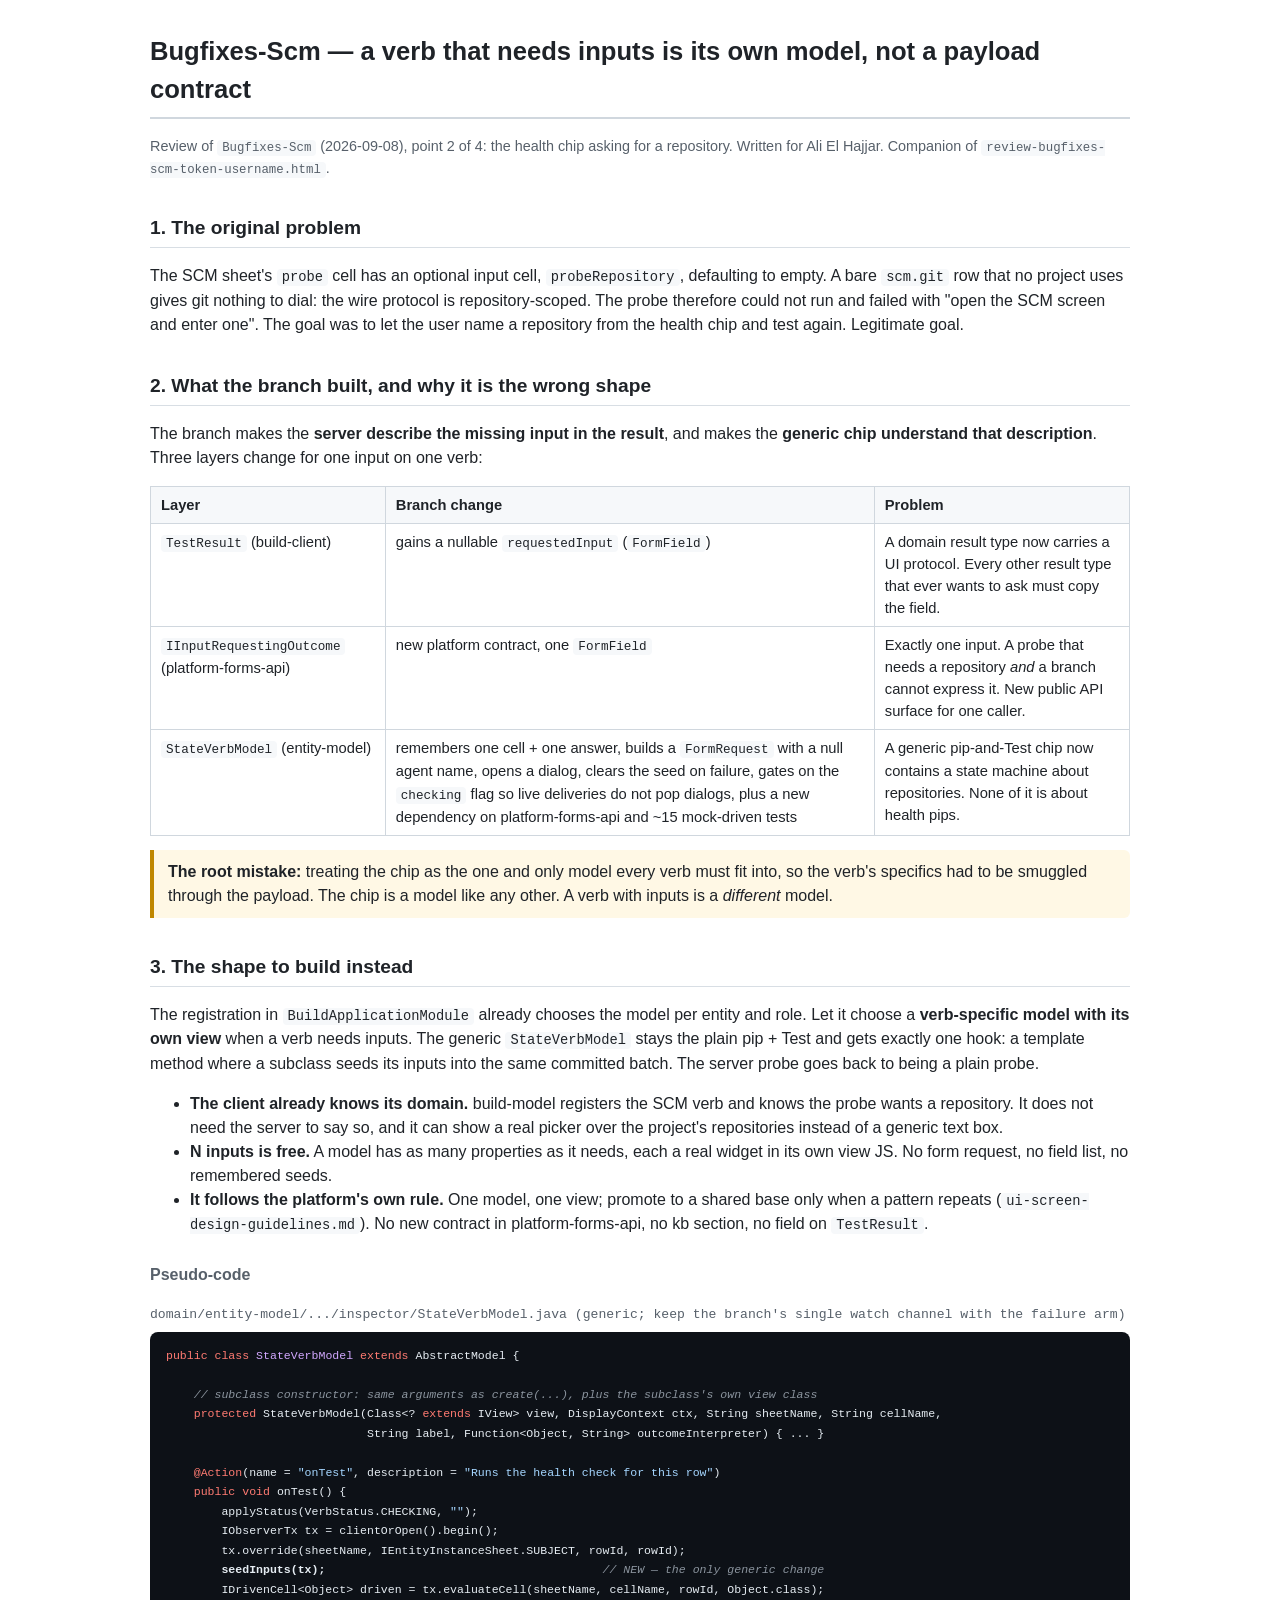
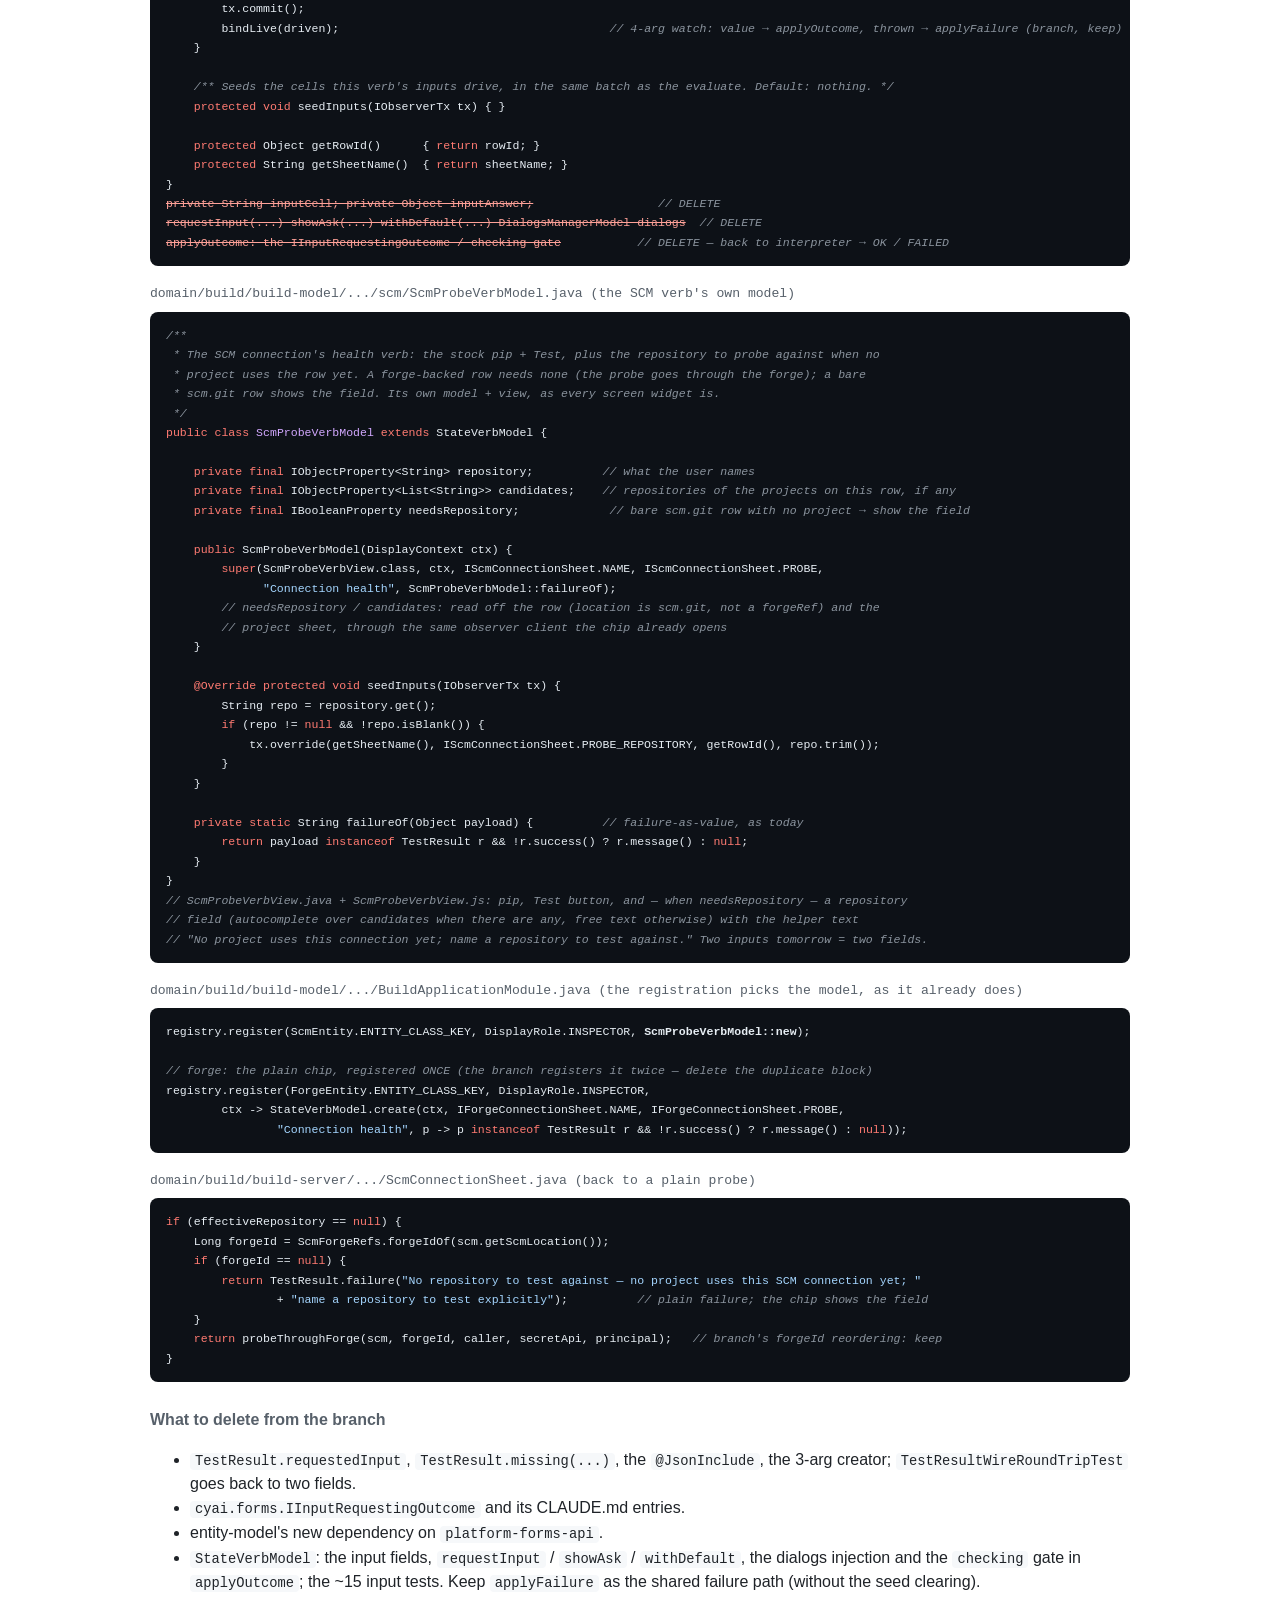
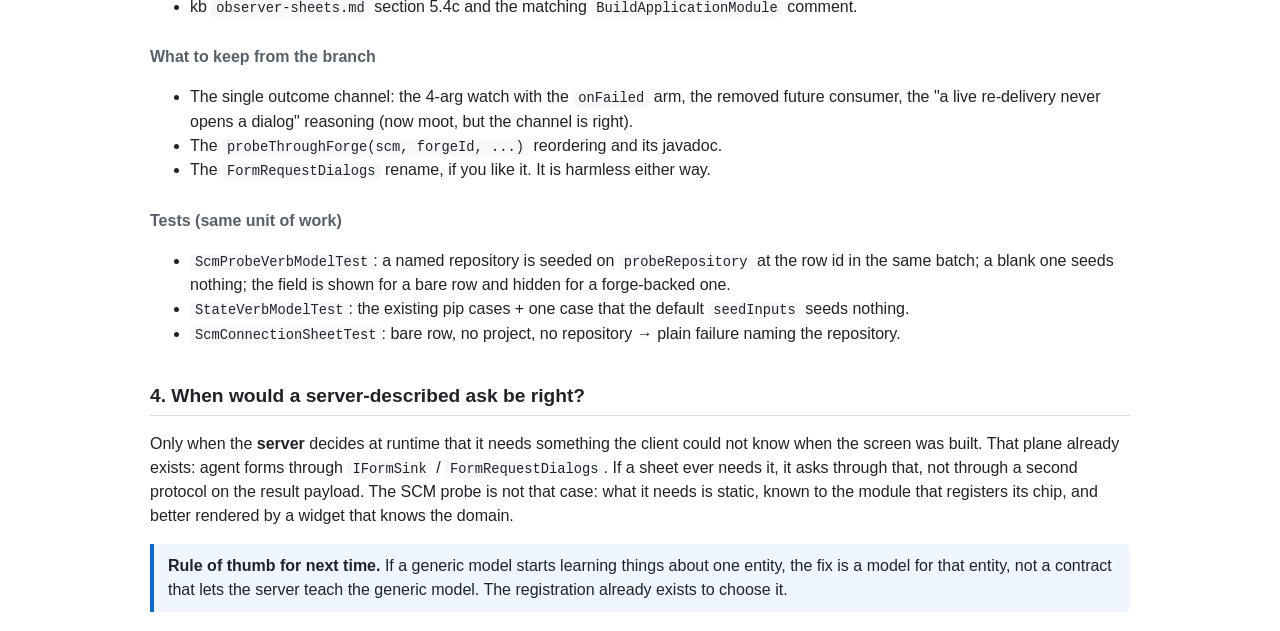
<file: cx/specs/test67/attachments/documents/review-bugfixes-scm-health-chip-inputs.html>
<!DOCTYPE html>
<html lang="en">
<head>
<meta charset="utf-8">
<title>Bugfixes-Scm review — a verb that needs inputs is its own model, not a payload contract</title>
<style>
  body { font-family: -apple-system, "Segoe UI", Roboto, sans-serif; max-width: 980px; margin: 32px auto; padding: 0 20px; color: #1f2328; line-height: 1.5; }
  h1 { font-size: 1.6rem; border-bottom: 2px solid #d0d7de; padding-bottom: 8px; }
  h2 { font-size: 1.2rem; margin-top: 2.2rem; border-bottom: 1px solid #d8dee4; padding-bottom: 4px; }
  h3 { font-size: 1rem; margin-top: 1.6rem; color: #57606a; }
  code { font-family: "JetBrains Mono", Consolas, monospace; font-size: 0.86em; background: #f6f8fa; padding: 1px 5px; border-radius: 4px; }
  pre { background: #0d1117; color: #e6edf3; padding: 14px 16px; border-radius: 8px; overflow-x: auto; font-size: 0.84rem; line-height: 1.45; }
  pre code { background: none; padding: 0; color: inherit; }
  .kw { color: #ff7b72; } .cm { color: #8b949e; font-style: italic; } .st { color: #a5d6ff; } .ty { color: #d2a8ff; } .del { color: #ffa198; text-decoration: line-through; }
  table { border-collapse: collapse; width: 100%; margin: 12px 0; font-size: 0.92rem; }
  th, td { border: 1px solid #d0d7de; padding: 7px 10px; text-align: left; vertical-align: top; }
  th { background: #f6f8fa; }
  .box { border-left: 4px solid #0969da; background: #f0f6ff; padding: 10px 14px; margin: 14px 0; border-radius: 0 6px 6px 0; }
  .warn { border-left-color: #bf8700; background: #fff8e5; }
  .ok { color: #1a7f37; }
  .file { font-family: Consolas, monospace; font-size: 0.82rem; color: #57606a; margin: 18px 0 -6px; }
  .meta { color: #57606a; font-size: 0.9rem; }
</style>
</head>
<body>

<h1>Bugfixes-Scm — a verb that needs inputs is its own model, not a payload contract</h1>
<p class="meta">Review of <code>Bugfixes-Scm</code> (2026-09-08), point 2 of 4: the health chip asking for a repository. Written for Ali El Hajjar. Companion of <code>review-bugfixes-scm-token-username.html</code>.</p>

<h2>1. The original problem</h2>
<p>The SCM sheet's <code>probe</code> cell has an optional input cell, <code>probeRepository</code>, defaulting to empty. A bare <code>scm.git</code> row that no project uses gives git nothing to dial: the wire protocol is repository-scoped. The probe therefore could not run and failed with "open the SCM screen and enter one". The goal was to let the user name a repository from the health chip and test again. Legitimate goal.</p>

<h2>2. What the branch built, and why it is the wrong shape</h2>
<p>The branch makes the <b>server describe the missing input in the result</b>, and makes the <b>generic chip understand that description</b>. Three layers change for one input on one verb:</p>
<table>
<tr><th>Layer</th><th>Branch change</th><th>Problem</th></tr>
<tr><td><code>TestResult</code> (build-client)</td><td>gains a nullable <code>requestedInput</code> (<code>FormField</code>)</td><td>A domain result type now carries a UI protocol. Every other result type that ever wants to ask must copy the field.</td></tr>
<tr><td><code>IInputRequestingOutcome</code> (platform-forms-api)</td><td>new platform contract, one <code>FormField</code></td><td>Exactly one input. A probe that needs a repository <i>and</i> a branch cannot express it. New public API surface for one caller.</td></tr>
<tr><td><code>StateVerbModel</code> (entity-model)</td><td>remembers one cell + one answer, builds a <code>FormRequest</code> with a null agent name, opens a dialog, clears the seed on failure, gates on the <code>checking</code> flag so live deliveries do not pop dialogs, plus a new dependency on platform-forms-api and ~15 mock-driven tests</td><td>A generic pip-and-Test chip now contains a state machine about repositories. None of it is about health pips.</td></tr>
</table>

<div class="box warn"><b>The root mistake:</b> treating the chip as the one and only model every verb must fit into, so the verb's specifics had to be smuggled through the payload. The chip is a model like any other. A verb with inputs is a <i>different</i> model.</div>

<h2>3. The shape to build instead</h2>
<p>The registration in <code>BuildApplicationModule</code> already chooses the model per entity and role. Let it choose a <b>verb-specific model with its own view</b> when a verb needs inputs. The generic <code>StateVerbModel</code> stays the plain pip + Test and gets exactly one hook: a template method where a subclass seeds its inputs into the same committed batch. The server probe goes back to being a plain probe.</p>

<ul>
  <li><b>The client already knows its domain.</b> build-model registers the SCM verb and knows the probe wants a repository. It does not need the server to say so, and it can show a real picker over the project's repositories instead of a generic text box.</li>
  <li><b>N inputs is free.</b> A model has as many properties as it needs, each a real widget in its own view JS. No form request, no field list, no remembered seeds.</li>
  <li><b>It follows the platform's own rule.</b> One model, one view; promote to a shared base only when a pattern repeats (<code>ui-screen-design-guidelines.md</code>). No new contract in platform-forms-api, no kb section, no field on <code>TestResult</code>.</li>
</ul>

<h3>Pseudo-code</h3>

<p class="file">domain/entity-model/.../inspector/StateVerbModel.java   (generic; keep the branch's single watch channel with the failure arm)</p>
<pre><code><span class="kw">public class</span> <span class="ty">StateVerbModel</span> <span class="kw">extends</span> AbstractModel {

    <span class="cm">// subclass constructor: same arguments as create(...), plus the subclass's own view class</span>
    <span class="kw">protected</span> StateVerbModel(Class&lt;? <span class="kw">extends</span> IView&gt; view, DisplayContext ctx, String sheetName, String cellName,
                             String label, Function&lt;Object, String&gt; outcomeInterpreter) { ... }

    <span class="kw">@Action</span>(name = <span class="st">"onTest"</span>, description = <span class="st">"Runs the health check for this row"</span>)
    <span class="kw">public void</span> onTest() {
        applyStatus(VerbStatus.CHECKING, <span class="st">""</span>);
        IObserverTx tx = clientOrOpen().begin();
        tx.override(sheetName, IEntityInstanceSheet.SUBJECT, rowId, rowId);
        <b>seedInputs(tx);</b>                                        <span class="cm">// NEW — the only generic change</span>
        IDrivenCell&lt;Object&gt; driven = tx.evaluateCell(sheetName, cellName, rowId, Object.class);
        tx.commit();
        bindLive(driven);                                       <span class="cm">// 4-arg watch: value → applyOutcome, thrown → applyFailure (branch, keep)</span>
    }

    <span class="cm">/** Seeds the cells this verb's inputs drive, in the same batch as the evaluate. Default: nothing. */</span>
    <span class="kw">protected void</span> seedInputs(IObserverTx tx) { }

    <span class="kw">protected</span> Object getRowId()      { <span class="kw">return</span> rowId; }
    <span class="kw">protected</span> String getSheetName()  { <span class="kw">return</span> sheetName; }
}
<span class="del">private String inputCell; private Object inputAnswer;</span>                  <span class="cm">// DELETE</span>
<span class="del">requestInput(...) showAsk(...) withDefault(...) DialogsManagerModel dialogs</span>  <span class="cm">// DELETE</span>
<span class="del">applyOutcome: the IInputRequestingOutcome / checking gate</span>           <span class="cm">// DELETE — back to interpreter → OK / FAILED</span></code></pre>

<p class="file">domain/build/build-model/.../scm/ScmProbeVerbModel.java   (the SCM verb's own model)</p>
<pre><code><span class="cm">/**
 * The SCM connection's health verb: the stock pip + Test, plus the repository to probe against when no
 * project uses the row yet. A forge-backed row needs none (the probe goes through the forge); a bare
 * scm.git row shows the field. Its own model + view, as every screen widget is.
 */</span>
<span class="kw">public class</span> <span class="ty">ScmProbeVerbModel</span> <span class="kw">extends</span> StateVerbModel {

    <span class="kw">private final</span> IObjectProperty&lt;String&gt; repository;          <span class="cm">// what the user names</span>
    <span class="kw">private final</span> IObjectProperty&lt;List&lt;String&gt;&gt; candidates;    <span class="cm">// repositories of the projects on this row, if any</span>
    <span class="kw">private final</span> IBooleanProperty needsRepository;             <span class="cm">// bare scm.git row with no project → show the field</span>

    <span class="kw">public</span> ScmProbeVerbModel(DisplayContext ctx) {
        <span class="kw">super</span>(ScmProbeVerbView.class, ctx, IScmConnectionSheet.NAME, IScmConnectionSheet.PROBE,
              <span class="st">"Connection health"</span>, ScmProbeVerbModel::failureOf);
        <span class="cm">// needsRepository / candidates: read off the row (location is scm.git, not a forgeRef) and the
        // project sheet, through the same observer client the chip already opens</span>
    }

    <span class="kw">@Override protected void</span> seedInputs(IObserverTx tx) {
        String repo = repository.get();
        <span class="kw">if</span> (repo != <span class="kw">null</span> &amp;&amp; !repo.isBlank()) {
            tx.override(getSheetName(), IScmConnectionSheet.PROBE_REPOSITORY, getRowId(), repo.trim());
        }
    }

    <span class="kw">private static</span> String failureOf(Object payload) {          <span class="cm">// failure-as-value, as today</span>
        <span class="kw">return</span> payload <span class="kw">instanceof</span> TestResult r &amp;&amp; !r.success() ? r.message() : <span class="kw">null</span>;
    }
}
<span class="cm">// ScmProbeVerbView.java + ScmProbeVerbView.js: pip, Test button, and — when needsRepository — a repository
// field (autocomplete over candidates when there are any, free text otherwise) with the helper text
// "No project uses this connection yet; name a repository to test against." Two inputs tomorrow = two fields.</span></code></pre>

<p class="file">domain/build/build-model/.../BuildApplicationModule.java   (the registration picks the model, as it already does)</p>
<pre><code>registry.register(ScmEntity.ENTITY_CLASS_KEY, DisplayRole.INSPECTOR, <b>ScmProbeVerbModel::new</b>);

<span class="cm">// forge: the plain chip, registered ONCE (the branch registers it twice — delete the duplicate block)</span>
registry.register(ForgeEntity.ENTITY_CLASS_KEY, DisplayRole.INSPECTOR,
        ctx -&gt; StateVerbModel.create(ctx, IForgeConnectionSheet.NAME, IForgeConnectionSheet.PROBE,
                <span class="st">"Connection health"</span>, p -&gt; p <span class="kw">instanceof</span> TestResult r &amp;&amp; !r.success() ? r.message() : <span class="kw">null</span>));</code></pre>

<p class="file">domain/build/build-server/.../ScmConnectionSheet.java   (back to a plain probe)</p>
<pre><code><span class="kw">if</span> (effectiveRepository == <span class="kw">null</span>) {
    Long forgeId = ScmForgeRefs.forgeIdOf(scm.getScmLocation());
    <span class="kw">if</span> (forgeId == <span class="kw">null</span>) {
        <span class="kw">return</span> TestResult.failure(<span class="st">"No repository to test against — no project uses this SCM connection yet; "</span>
                + <span class="st">"name a repository to test explicitly"</span>);          <span class="cm">// plain failure; the chip shows the field</span>
    }
    <span class="kw">return</span> probeThroughForge(scm, forgeId, caller, secretApi, principal);   <span class="cm">// branch's forgeId reordering: keep</span>
}</code></pre>

<h3>What to delete from the branch</h3>
<ul>
  <li><code>TestResult.requestedInput</code>, <code>TestResult.missing(...)</code>, the <code>@JsonInclude</code>, the 3-arg creator; <code>TestResultWireRoundTripTest</code> goes back to two fields.</li>
  <li><code>cyai.forms.IInputRequestingOutcome</code> and its CLAUDE.md entries.</li>
  <li>entity-model's new dependency on <code>platform-forms-api</code>.</li>
  <li><code>StateVerbModel</code>: the input fields, <code>requestInput</code> / <code>showAsk</code> / <code>withDefault</code>, the dialogs injection and the <code>checking</code> gate in <code>applyOutcome</code>; the ~15 input tests. Keep <code>applyFailure</code> as the shared failure path (without the seed clearing).</li>
  <li>kb <code>observer-sheets.md</code> section 5.4c and the matching <code>BuildApplicationModule</code> comment.</li>
</ul>

<h3>What to keep from the branch</h3>
<ul>
  <li>The single outcome channel: the 4-arg watch with the <code>onFailed</code> arm, the removed future consumer, the "a live re-delivery never opens a dialog" reasoning (now moot, but the channel is right).</li>
  <li>The <code>probeThroughForge(scm, forgeId, ...)</code> reordering and its javadoc.</li>
  <li>The <code>FormRequestDialogs</code> rename, if you like it. It is harmless either way.</li>
</ul>

<h3>Tests (same unit of work)</h3>
<ul>
  <li><code>ScmProbeVerbModelTest</code>: a named repository is seeded on <code>probeRepository</code> at the row id in the same batch; a blank one seeds nothing; the field is shown for a bare row and hidden for a forge-backed one.</li>
  <li><code>StateVerbModelTest</code>: the existing pip cases + one case that the default <code>seedInputs</code> seeds nothing.</li>
  <li><code>ScmConnectionSheetTest</code>: bare row, no project, no repository → plain failure naming the repository.</li>
</ul>

<h2>4. When would a server-described ask be right?</h2>
<p>Only when the <b>server</b> decides at runtime that it needs something the client could not know when the screen was built. That plane already exists: agent forms through <code>IFormSink</code> / <code>FormRequestDialogs</code>. If a sheet ever needs it, it asks through that, not through a second protocol on the result payload. The SCM probe is not that case: what it needs is static, known to the module that registers its chip, and better rendered by a widget that knows the domain.</p>

<div class="box"><b>Rule of thumb for next time.</b> If a generic model starts learning things about one entity, the fix is a model for that entity, not a contract that lets the server teach the generic model. The registration already exists to choose it.</div>

</body>
</html>
</file>
<file: src/main/resources/static/styles.css>
*, *::before, *::after { box-sizing: border-box; }
html { scroll-behavior: smooth; }
body {
  margin: 0;
  font-family: system-ui, -apple-system, "Segoe UI", Roboto, sans-serif;
  line-height: 1.5;
  color: #1c2530;
  overflow-wrap: anywhere;
}
img, input, textarea, button { max-width: 100%; }
.container { width: 100%; max-width: 1100px; margin: 0 auto; padding: 0 1rem; }
.container.narrow { max-width: 640px; }
.hero { background: #12304f; color: #fff; padding: 4rem 0; text-align: center; }
.hero h1 { font-size: clamp(1.75rem, 6vw, 3rem); margin: 0 0 1rem; }
.cta {
  display: inline-block; margin-top: 1rem; padding: .75rem 1.5rem;
  background: #f5a623; color: #1c2530; font-weight: 700; text-decoration: none; border-radius: 4px;
}
.section { padding: 3rem 0; }
.section.alt { background: #f2f5f8; }
.section h2 { margin-top: 0; }
.grid { display: grid; grid-template-columns: repeat(auto-fit, minmax(min(100%, 240px), 1fr)); gap: 1rem; }
.card { background: #fff; border: 1px solid #d9e0e7; border-radius: 6px; padding: 1rem; margin: 0; }
.card h3 { margin-top: 0; }
.field { margin: 0 0 1rem; padding: 0; border: 0; min-width: 0; }
label { display: block; font-weight: 600; margin-bottom: .25rem; }
label.inline { display: inline-block; margin-right: 1rem; font-weight: 400; }
input[type="text"], input[type="email"], input[type="tel"], textarea {
  width: 100%; padding: .5rem; font: inherit; border: 1px solid #8a97a5; border-radius: 4px;
}
button[type="submit"] {
  padding: .75rem 1.5rem; font: inherit; font-weight: 700; background: #12304f; color: #fff;
  border: 0; border-radius: 4px; cursor: pointer;
}
.error { display: block; color: #b00020; font-size: .9rem; min-height: 1.2em; }
.confirmation { margin-top: 1rem; padding: .75rem; background: #e3f6e8; border: 1px solid #2e7d32; border-radius: 4px; }
.confirmation[hidden] { display: none; }
address { font-style: normal; }
</file>
